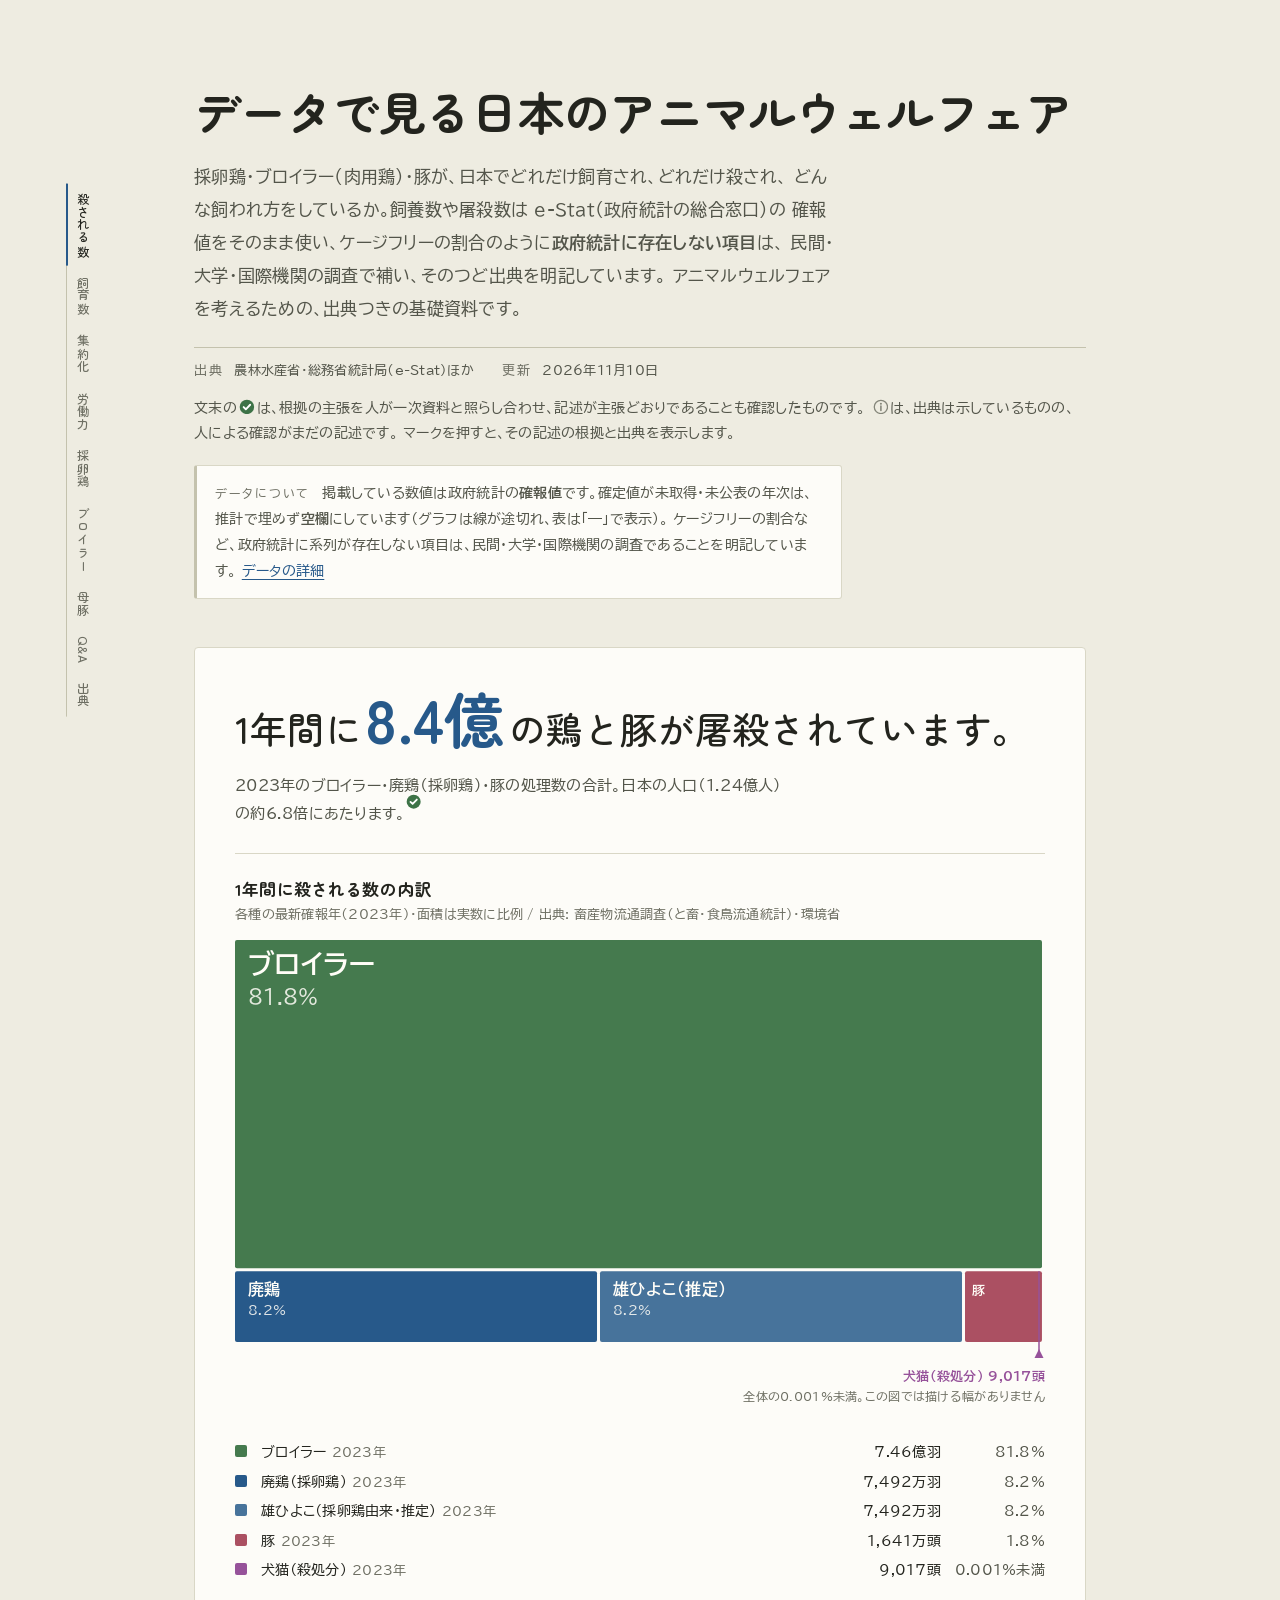
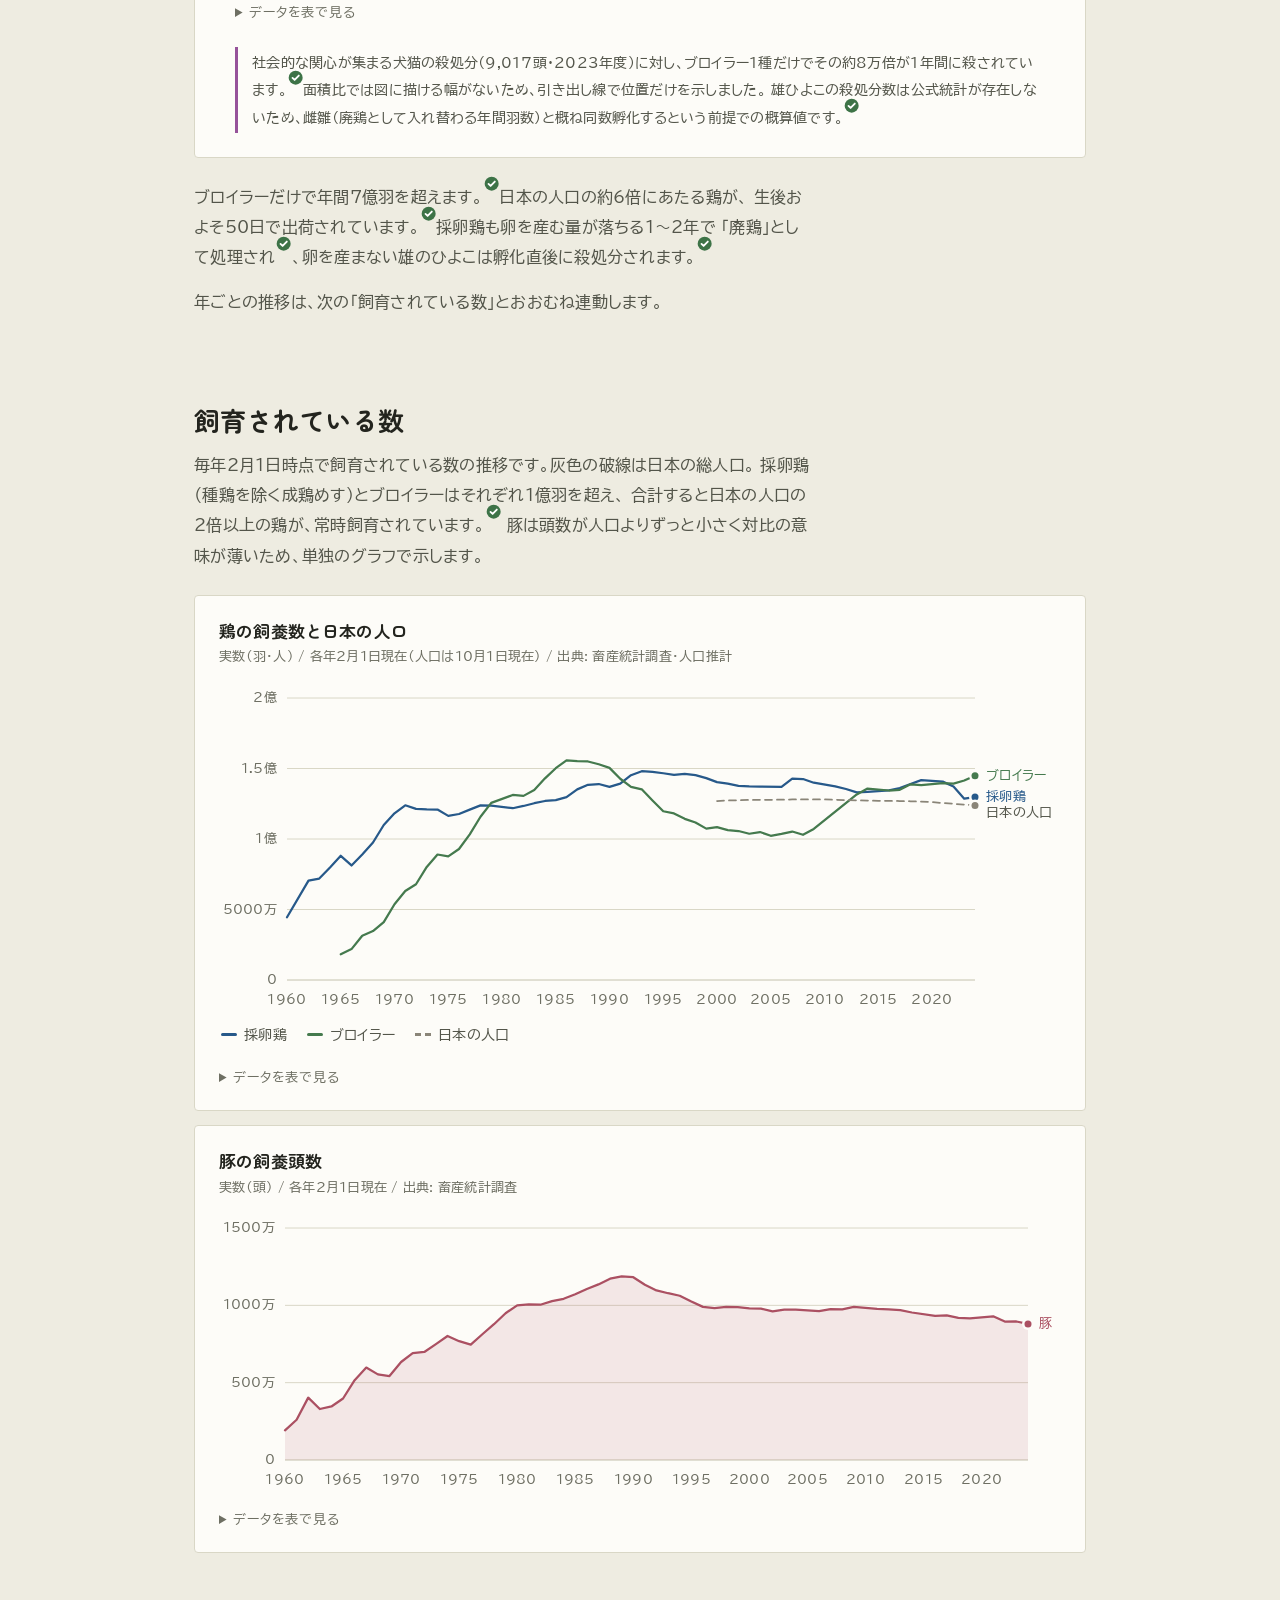
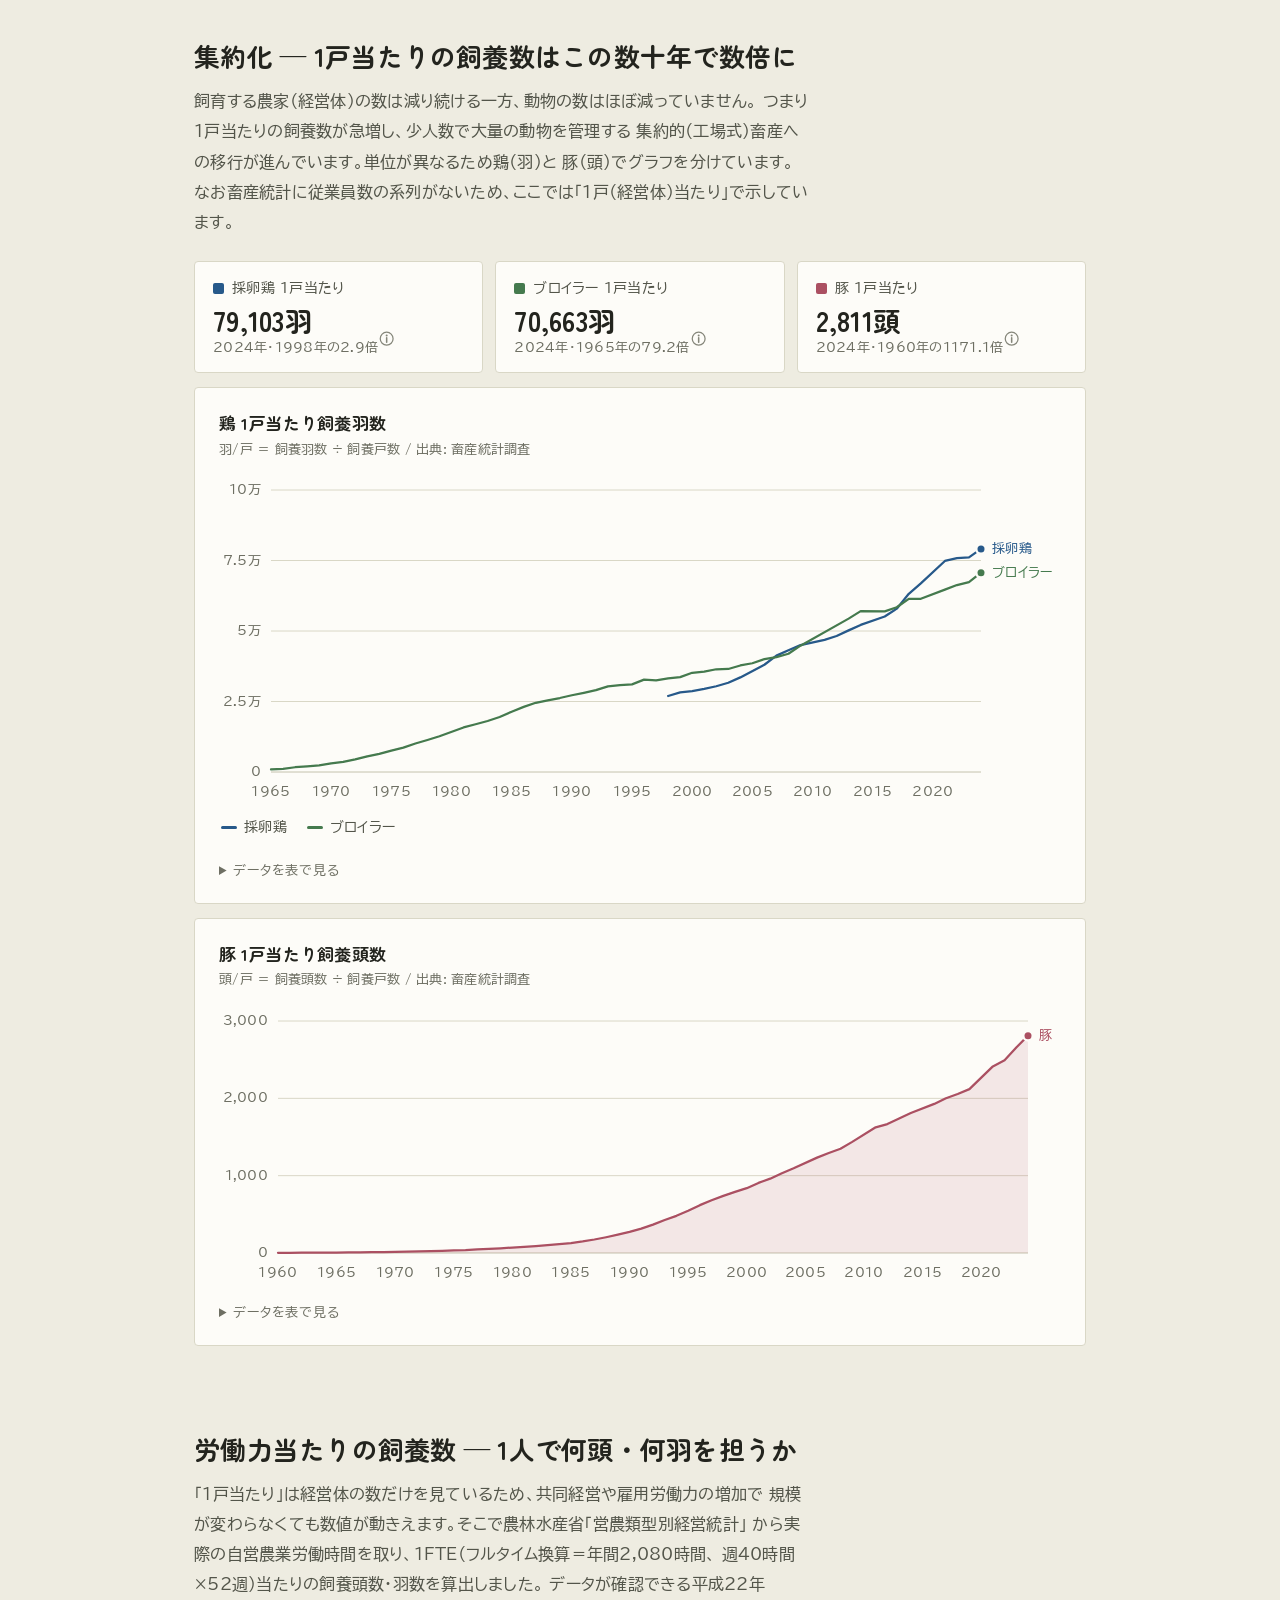
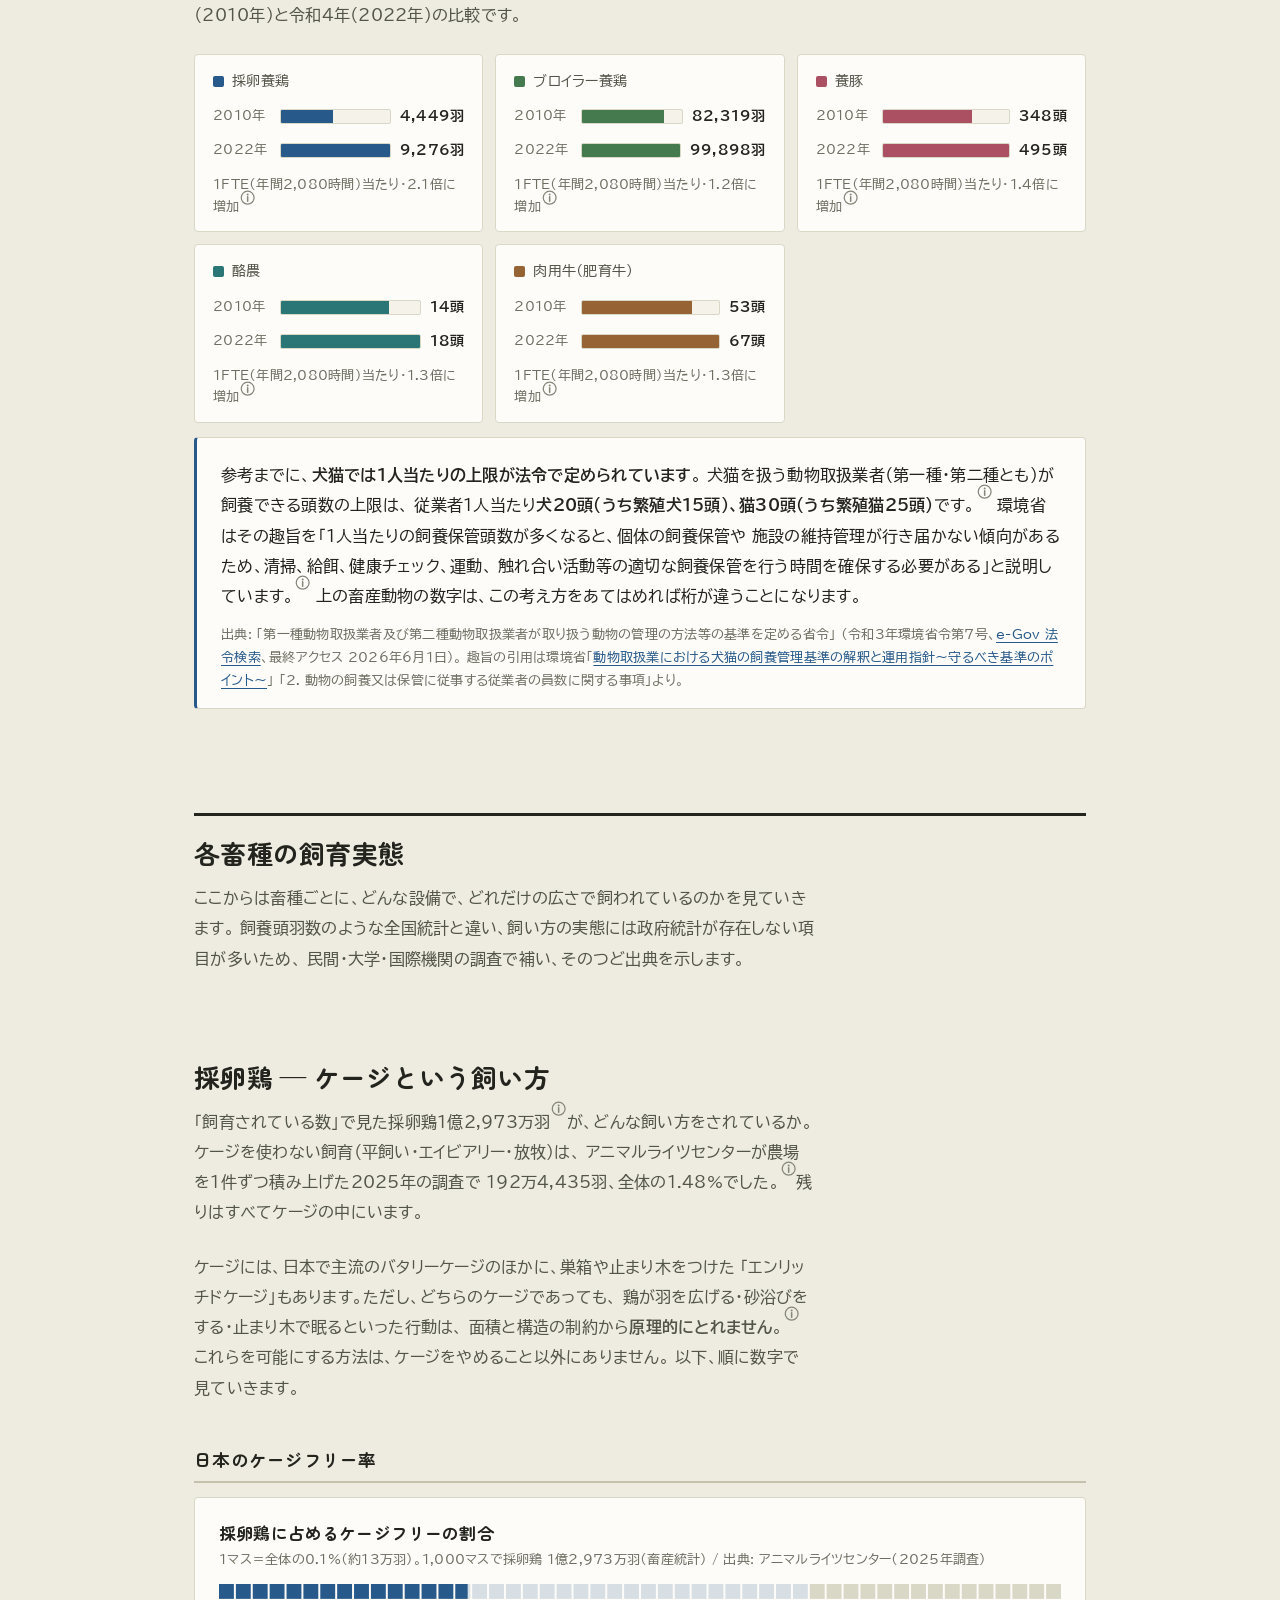
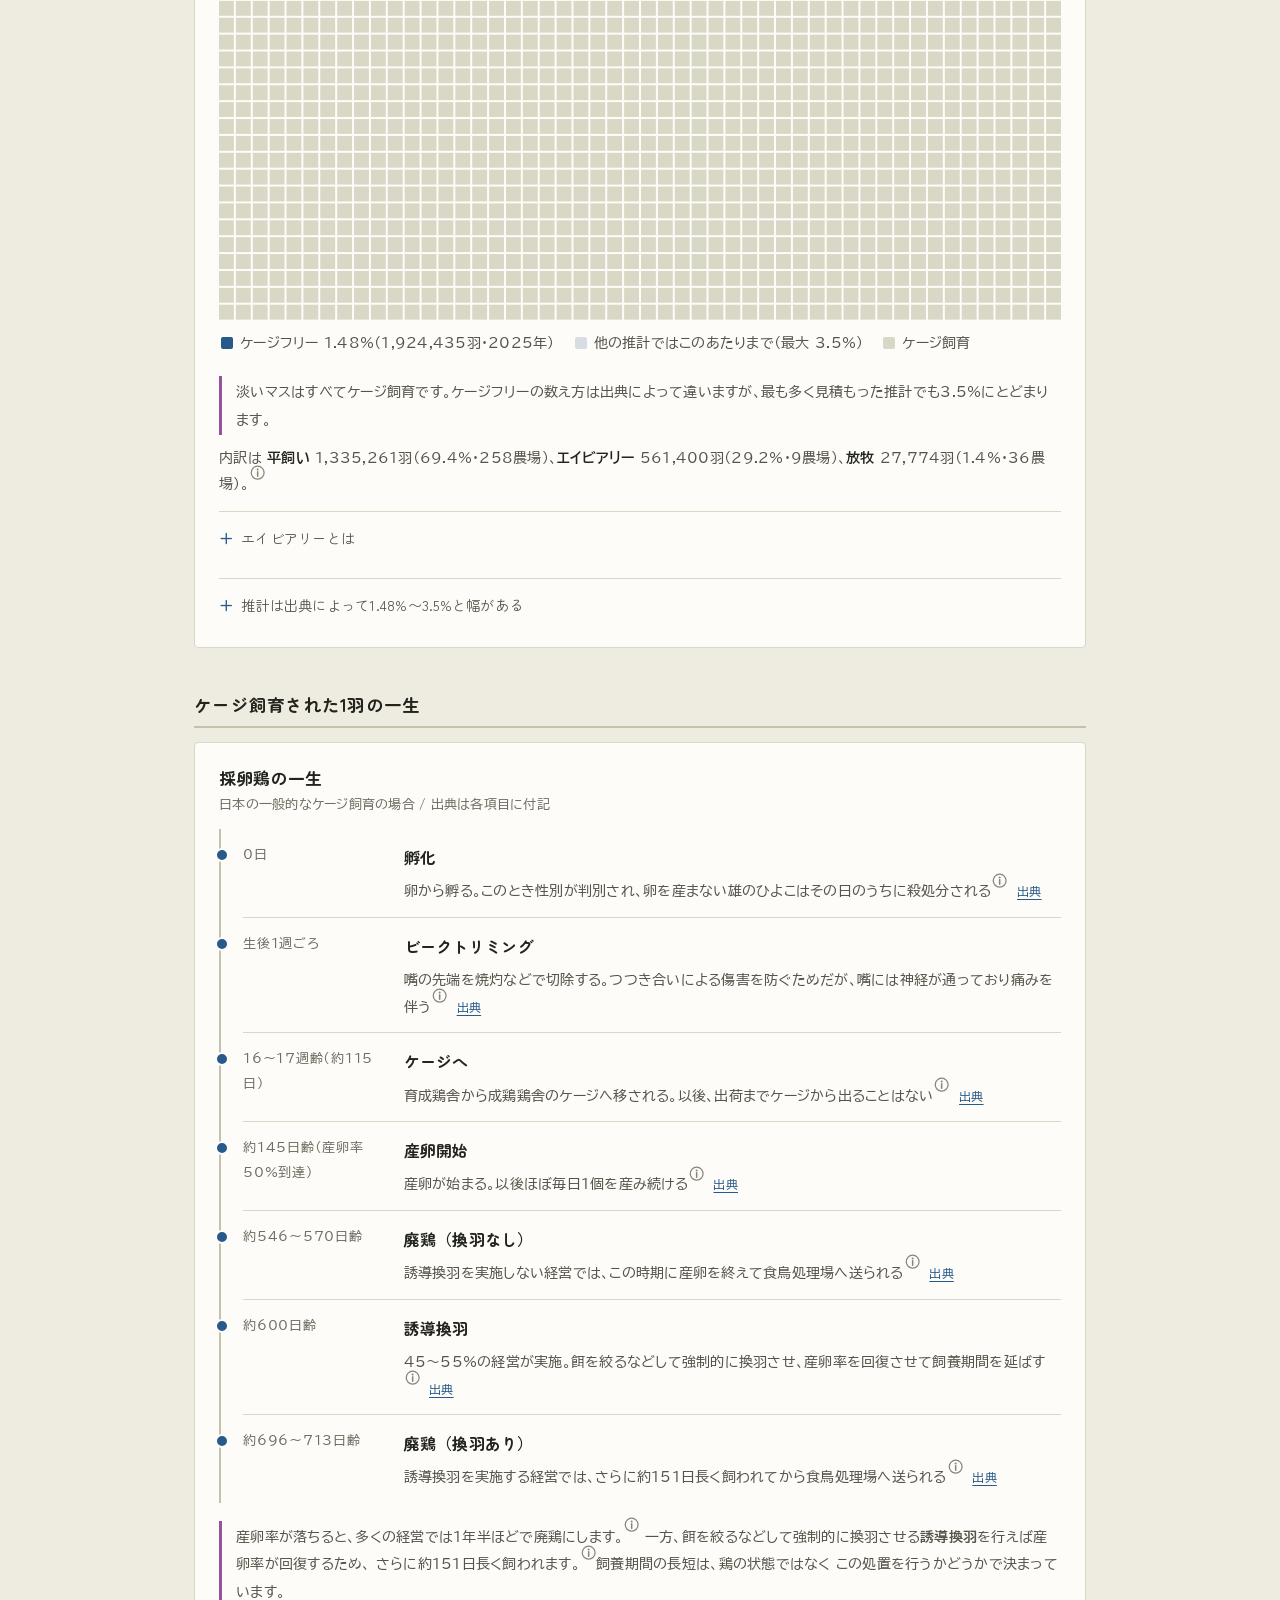
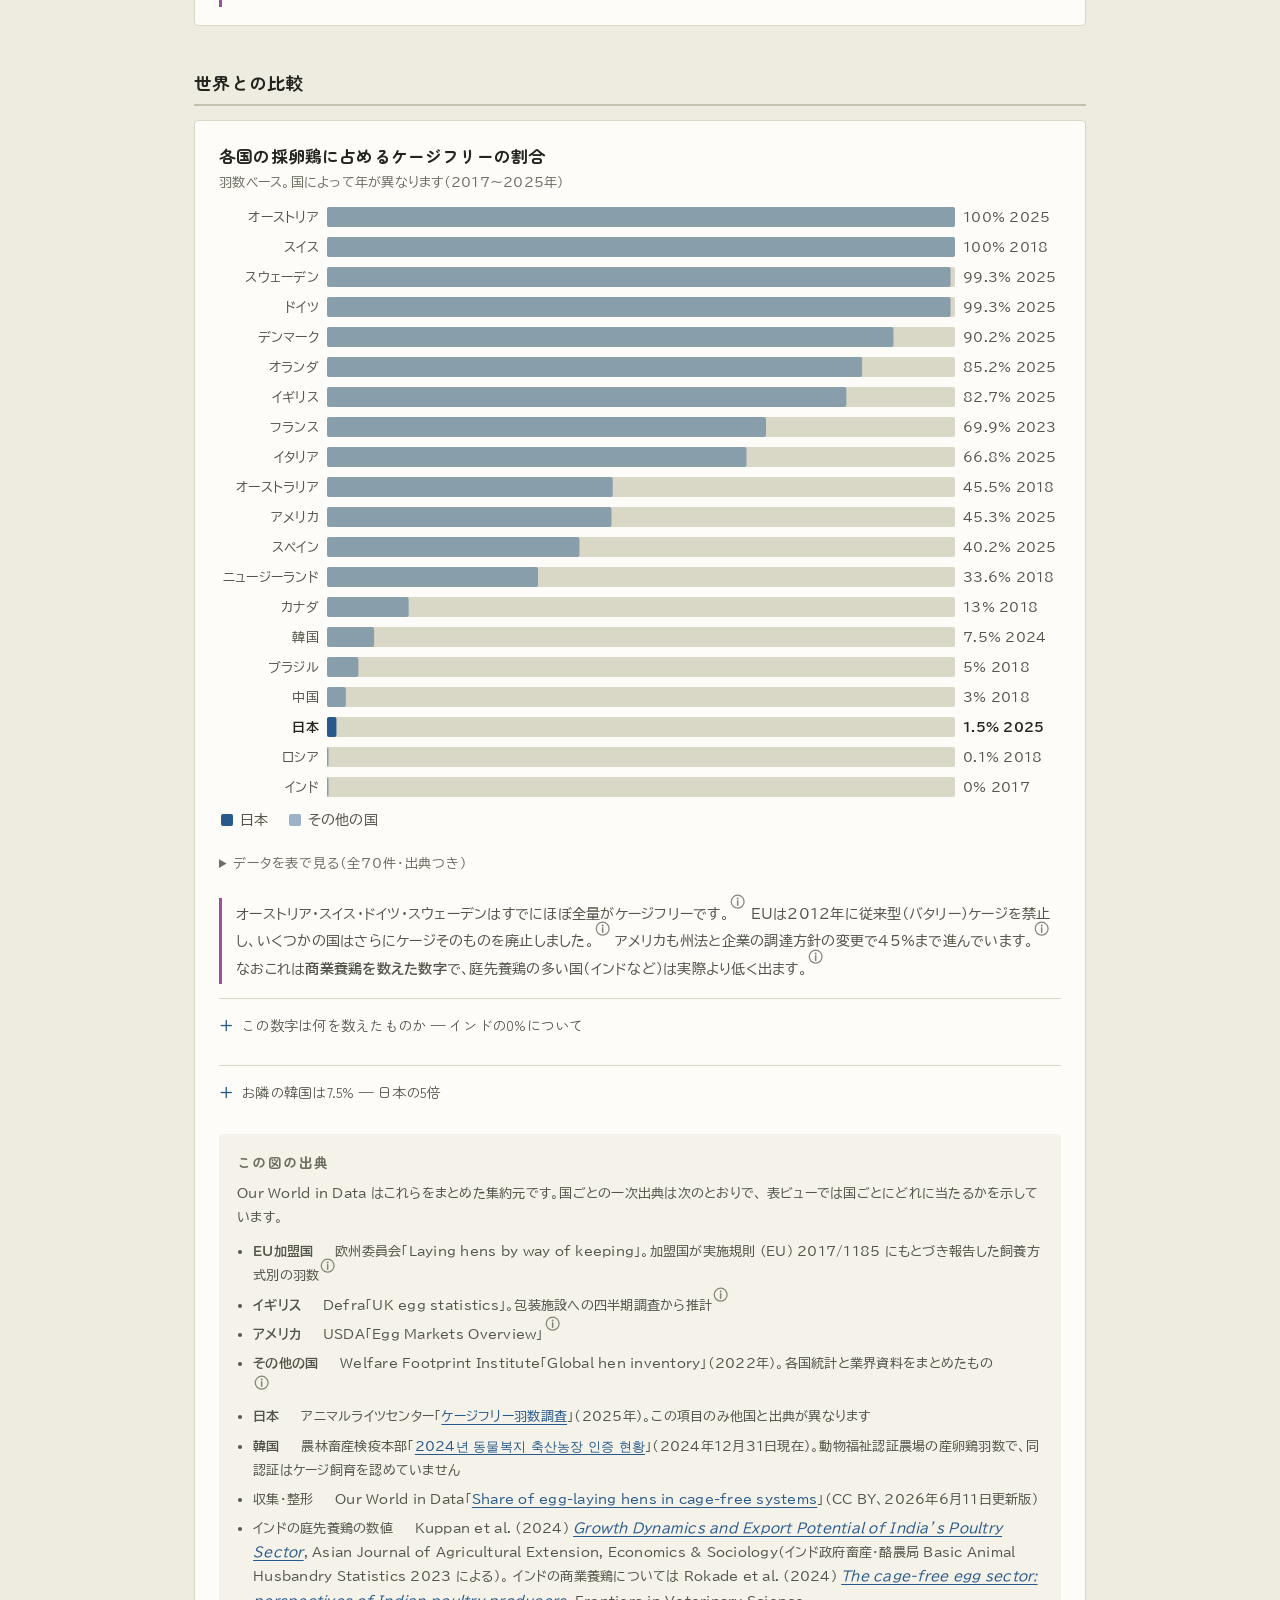
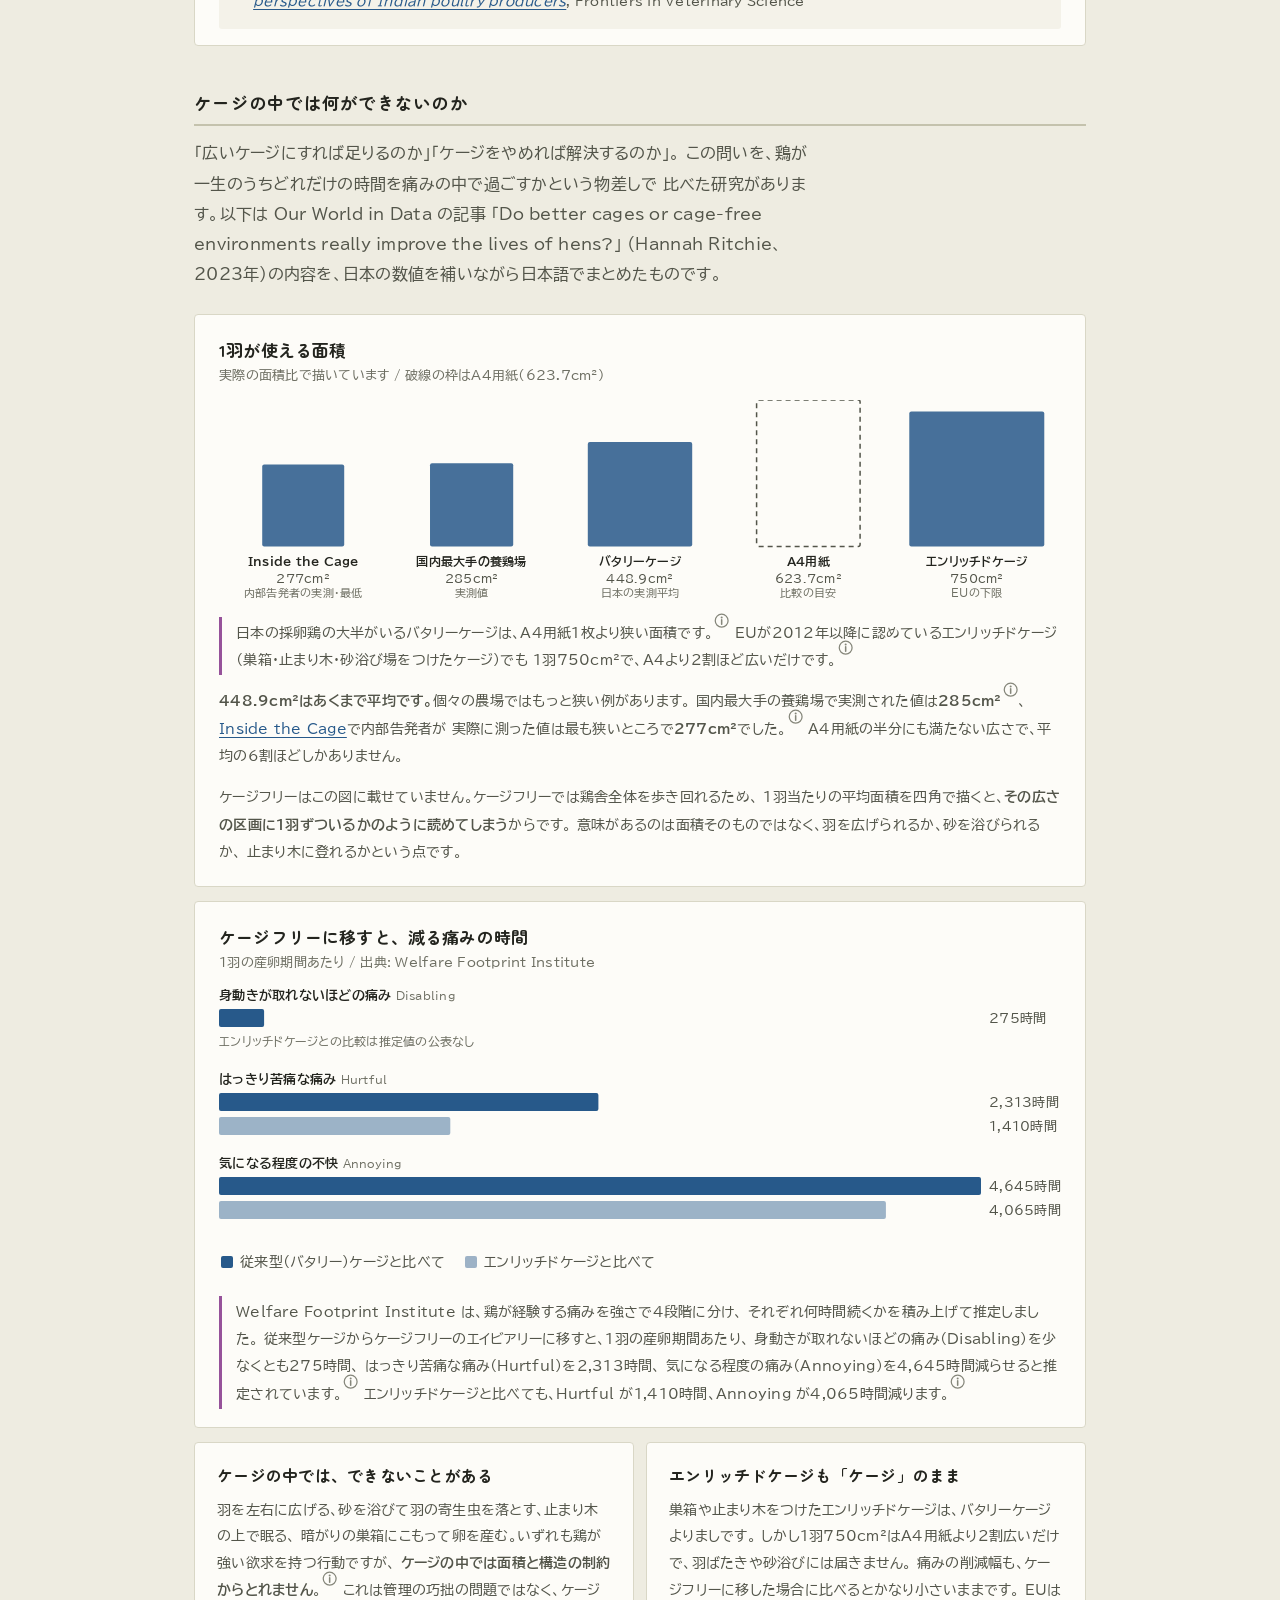
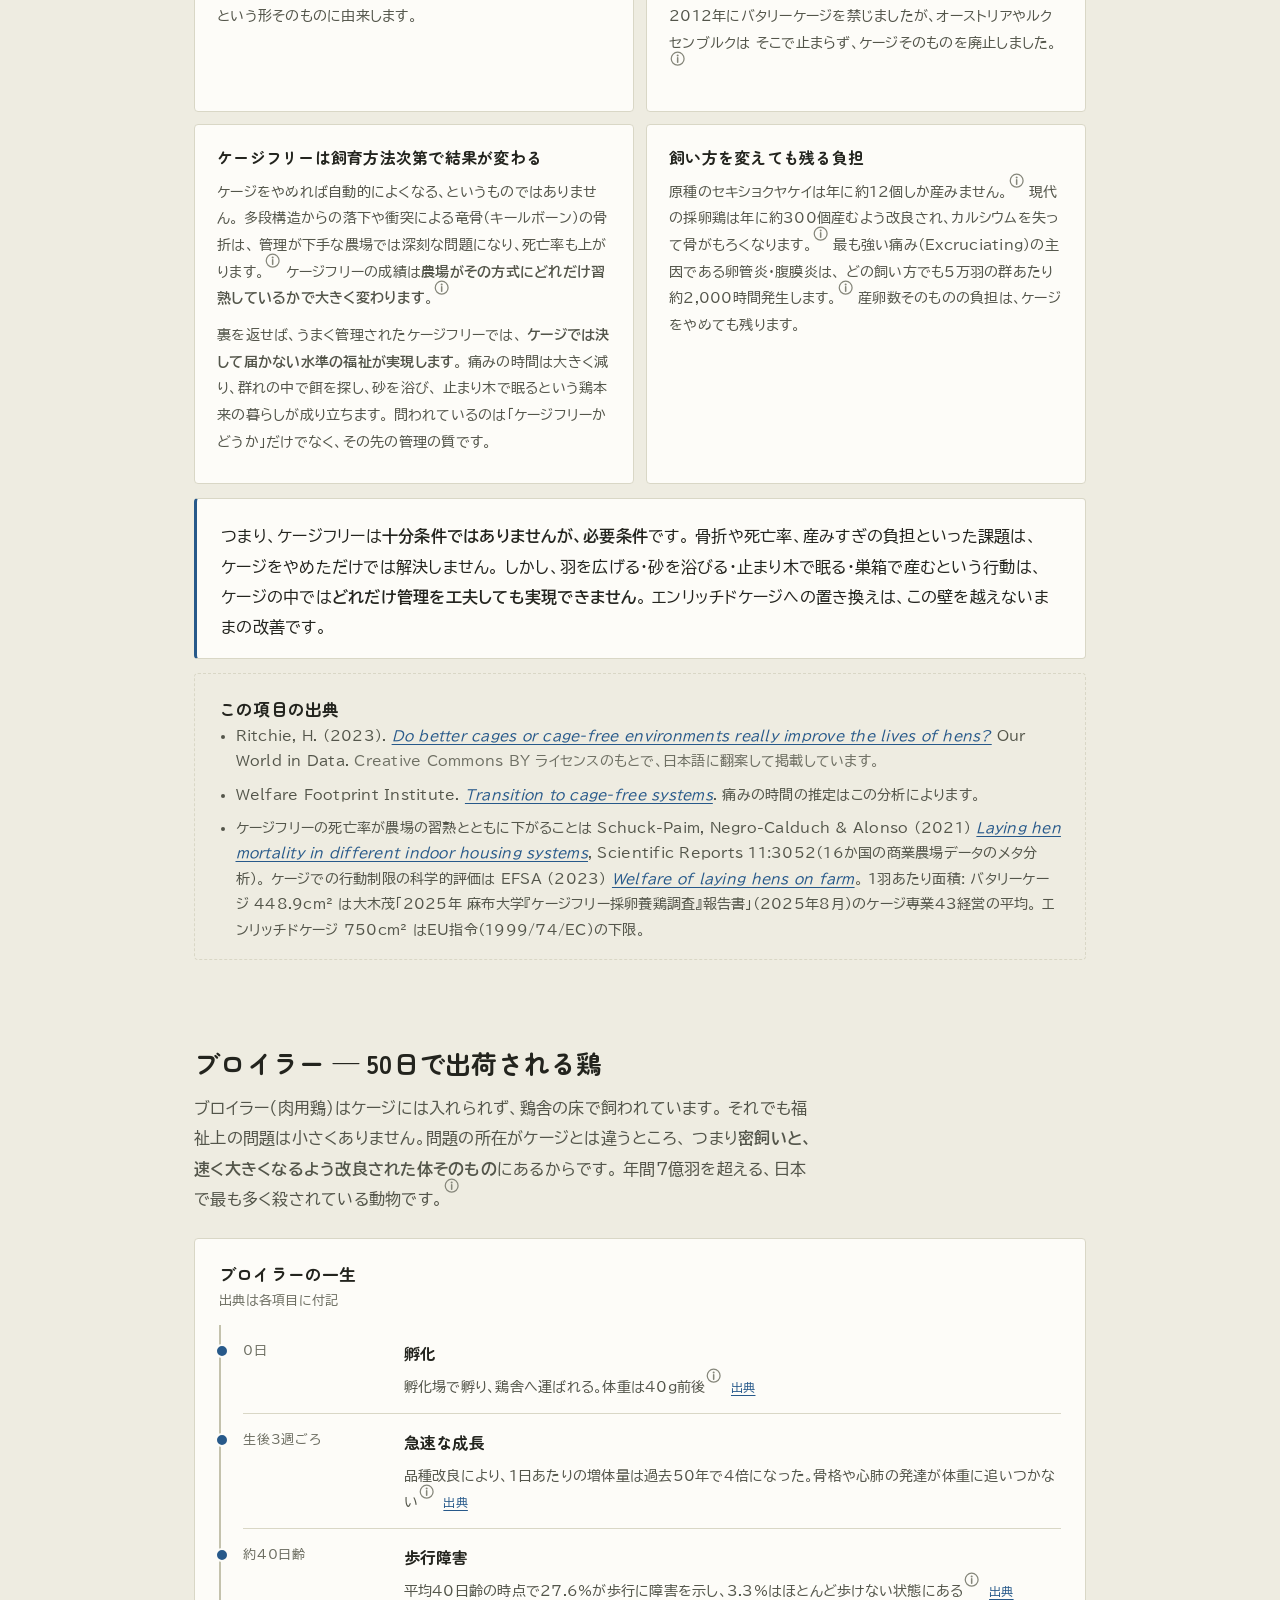
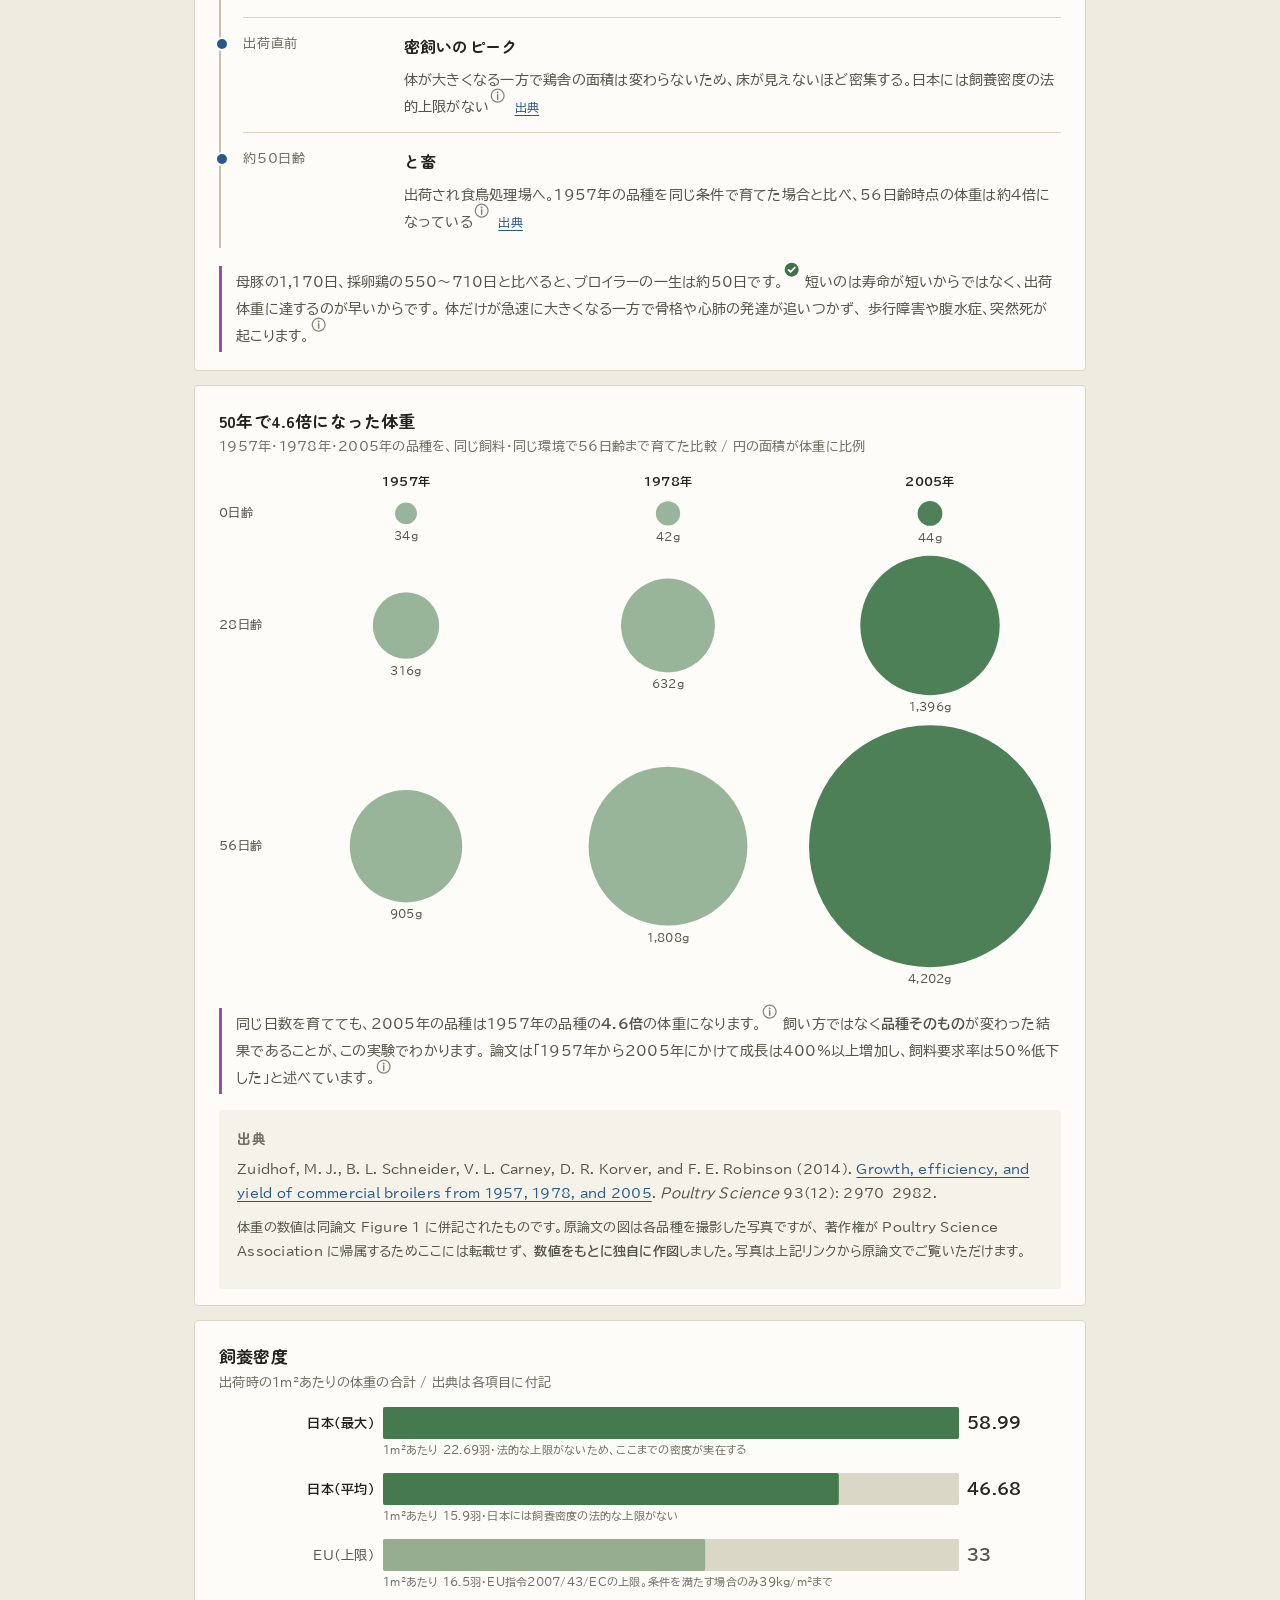
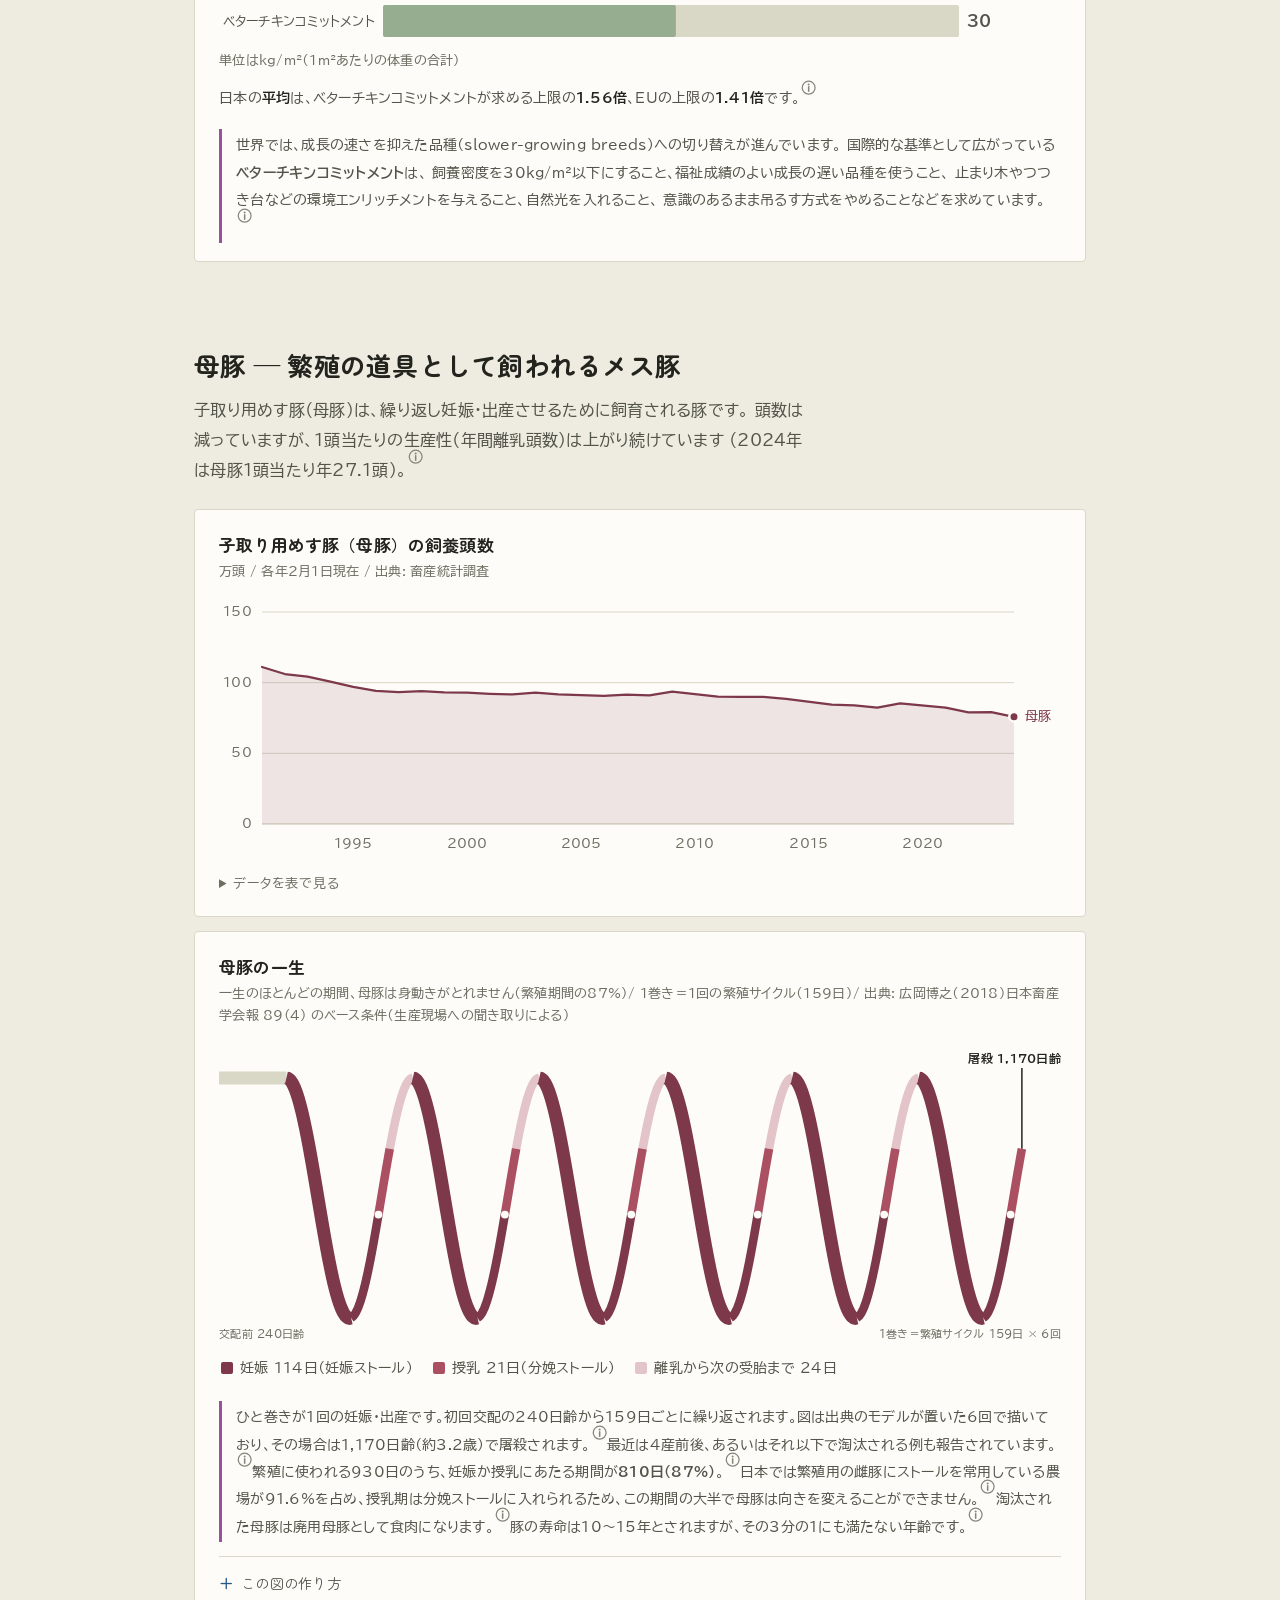
<file: docs/index.html>
<!DOCTYPE html>
<html lang="ja">
<head>
<meta charset="utf-8">
<meta name="viewport" content="width=device-width, initial-scale=1">
<meta name="color-scheme" content="light">
<title>データで見る日本のアニマルウェルフェア</title>
<meta name="description" content="採卵鶏・ブロイラー・豚（母豚）の飼養数、年間の屠殺数、ケージフリーの割合、1戸当たり飼養数の推移を、日本の人口と対比して可視化。出典は農林水産省・総務省の政府統計（e-Stat）ほか。">
<link rel="preconnect" href="https://fonts.googleapis.com">
<link rel="preconnect" href="https://fonts.gstatic.com" crossorigin>
<link rel="stylesheet" href="https://fonts.googleapis.com/css2?family=BIZ+UDPGothic:wght@400;700&amp;family=Zen+Maru+Gothic:wght@500;700&amp;display=swap">
<link rel="stylesheet" href="style.css">
<link rel="icon" href="data:image/svg+xml,&lt;svg xmlns='http://www.w3.org/2000/svg' viewBox='0 0 100 100'&gt;&lt;text y='.9em' font-size='90'&gt;🐷&lt;/text&gt;&lt;/svg&gt;">
</head>
<body>

<a class="skip" href="#killed">本文へ移動</a>

<!-- 本の「柱（ランニングヘッド）」を画面端に置いた索引。縦組み。 -->
<nav class="rail" id="rail" aria-label="ページ内の見出し">
  <a href="#killed">殺される数</a>
  <a href="#inventory">飼育数</a>
  <a href="#concentration">集約化</a>
  <a href="#labor">労働力</a>
  <a href="#cagefree">採卵鶏</a>
  <a href="#broiler">ブロイラー</a>
  <a href="#sows">母豚</a>
  <a href="#faq">Q&amp;A</a>
  <a href="#sources">出典</a>
</nav>

<header class="masthead">
  <h1>データで見る日本のアニマルウェルフェア</h1>
  <p class="lede">
    採卵鶏・ブロイラー（肉用鶏）・豚が、日本でどれだけ飼育され、どれだけ殺され、
    どんな飼われ方をしているか。飼養数や屠殺数は e-Stat（政府統計の総合窓口）の
    確報値をそのまま使い、ケージフリーの割合のように<strong>政府統計に存在しない項目</strong>は、
    民間・大学・国際機関の調査で補い、そのつど出典を明記しています。
    アニマルウェルフェアを考えるための、出典つきの基礎資料です。
  </p>
  <dl class="stamp">
    <div><dt>出典</dt><dd>農林水産省・総務省統計局（e-Stat）ほか</dd></div>
    <div><dt>更新</dt><dd id="meta-updated">—</dd></div>
  </dl>
  <p class="fc-legend">
    文末の<span class="fc-icon fc--ok" role="img" aria-label="緑のチェック"><svg viewBox="0 0 16 16" aria-hidden="true" focusable="false"><circle cx="8" cy="8" r="7.3"/><path d="M4.7 8.2l2.2 2.2 4.4-4.6"/></svg></span>は、根拠の主張を人が一次資料と照らし合わせ、記述が主張どおりであることも確認したものです。
    <span class="fc-icon fc--wait" role="img" aria-label="灰色のi"><svg viewBox="0 0 16 16" aria-hidden="true" focusable="false"><circle cx="8" cy="8" r="6.7"/><circle class="dot" cx="8" cy="4.8" r="1.05"/><path d="M8 7.1v4.6"/></svg></span>は、出典は示しているものの、人による確認がまだの記述です。
    マークを押すと、その記述の根拠と出典を表示します。
  </p>
  <p class="notice" id="provisional-notice" hidden>
    <span class="notice-label">データについて</span>
    掲載している数値は政府統計の<strong>確報値</strong>です。確定値が未取得・未公表の年次は、
    推計で埋めず<strong>空欄</strong>にしています（グラフは線が途切れ、表は「—」で表示）。
    ケージフリーの割合など、政府統計に系列が存在しない項目は、民間・大学・国際機関の調査であることを明記しています。
    <a href="https://github.com/arc-facts/e-stat_animal-welfare/blob/HEAD/data/README.md">データの詳細</a>
  </p>
</header>

<main>
  <section class="section section--lead" id="killed">
    <div class="sheet sheet--thesis">
      <h2 class="thesis" id="hero-figure">読み込み中…</h2>
      <p class="thesis-note" id="hero-caption"></p>

      <hr class="hr">

      <h3>1年間に殺される数の内訳</h3>
      <p class="sub" id="species-sub">出典: 畜産物流通調査・環境省</p>
      <div class="waffle" id="chart-species"></div>
      <p class="species-note" id="species-note"></p>
    </div>

    <div class="prose">
      <p>
        ブロイラーだけで年間7億羽を超えます。<sup class="fc" data-claim="c102" data-st="d001"></sup>日本の人口の約6倍にあたる鶏が、
        生後およそ50日で出荷されています。<sup class="fc" data-claim="c107" data-st="d002"></sup>採卵鶏も卵を産む量が落ちる1〜2年で
        「廃鶏」として処理され<sup class="fc" data-claim="c108" data-st="d003"></sup>、卵を産まない雄のひよこは孵化直後に殺処分されます。<sup class="fc" data-claim="c104" data-st="d004"></sup>
      </p>
      <p>
        年ごとの推移は、次の「飼育されている数」とおおむね連動します。
      </p>
    </div>
  </section>

  <section class="section" id="inventory">
    <h2>飼育されている数</h2>
    <p class="desc">
      毎年2月1日時点で飼育されている数の推移です。灰色の破線は日本の総人口。
      採卵鶏（種鶏を除く成鶏めす）とブロイラーはそれぞれ1億羽を超え、
      合計すると日本の人口の2倍以上の鶏が、常時飼育されています。<sup class="fc" data-claim="c111" data-st="d005"></sup>
      豚は頭数が人口よりずっと小さく対比の意味が薄いため、単独のグラフで示します。
    </p>
    <div class="sheet">
      <h3>鶏の飼養数と日本の人口</h3>
      <p class="sub">実数（羽・人） / 各年2月1日現在（人口は10月1日現在） / 出典: 畜産統計調査・人口推計</p>
      <div class="chart" id="chart-inventory-birds"></div>
    </div>
    <div class="sheet">
      <h3>豚の飼養頭数</h3>
      <p class="sub">実数（頭） / 各年2月1日現在 / 出典: 畜産統計調査</p>
      <div class="chart" id="chart-inventory-pigs"></div>
    </div>
  </section>

  <section class="section" id="concentration">
    <h2>集約化 — 1戸当たりの飼養数はこの数十年で数倍に</h2>
    <p class="desc">
      飼育する農家（経営体）の数は減り続ける一方、動物の数はほぼ減っていません。
      つまり1戸当たりの飼養数が急増し、少人数で大量の動物を管理する
      集約的（工場式）畜産への移行が進んでいます。単位が異なるため鶏（羽）と
      豚（頭）でグラフを分けています。
      なお畜産統計に従業員数の系列がないため、ここでは「1戸（経営体）当たり」で示しています。
    </p>
    <div class="tiles" id="perfarm-tiles"></div>
    <div class="sheet">
      <h3>鶏 1戸当たり飼養羽数</h3>
      <p class="sub">羽/戸 ＝ 飼養羽数 ÷ 飼養戸数 / 出典: 畜産統計調査</p>
      <div class="chart" id="chart-perfarm-birds"></div>
    </div>
    <div class="sheet">
      <h3>豚 1戸当たり飼養頭数</h3>
      <p class="sub">頭/戸 ＝ 飼養頭数 ÷ 飼養戸数 / 出典: 畜産統計調査</p>
      <div class="chart" id="chart-perfarm-pigs"></div>
    </div>
  </section>

  <section class="section" id="labor">
    <h2>労働力当たりの飼養数 — 1人で何頭・何羽を担うか</h2>
    <p class="desc">
      「1戸当たり」は経営体の数だけを見ているため、共同経営や雇用労働力の増加で
      規模が変わらなくても数値が動きえます。そこで農林水産省「営農類型別経営統計」
      から実際の自営農業労働時間を取り、1FTE（フルタイム換算＝年間2,080時間、
      週40時間×52週）当たりの飼養頭数・羽数を算出しました。
      データが確認できる平成22年（2010年）と令和4年（2022年）の比較です。
    </p>
    <div class="tiles" id="fte-cards"></div>

    <div class="sheet sheet--conc">
      <p>
        参考までに、<strong>犬猫では1人当たりの上限が法令で定められています</strong>。
        犬猫を扱う動物取扱業者（第一種・第二種とも）が飼養できる頭数の上限は、
        従業者1人当たり<strong>犬20頭（うち繁殖犬15頭）、猫30頭（うち繁殖猫25頭）</strong>です。<sup class="fc" data-claim="c132" data-st="d006"></sup>
        環境省はその趣旨を「1人当たりの飼養保管頭数が多くなると、個体の飼養保管や
        施設の維持管理が行き届かない傾向があるため、清掃、給餌、健康チェック、運動、
        触れ合い活動等の適切な飼養保管を行う時間を確保する必要がある」と説明しています。<sup class="fc" data-claim="c133" data-st="d007"></sup>
        上の畜産動物の数字は、この考え方をあてはめれば桁が違うことになります。
      </p>
      <p class="fact-src">
        出典: 「第一種動物取扱業者及び第二種動物取扱業者が取り扱う動物の管理の方法等の基準を定める省令」
        （令和3年環境省令第7号、<a href="https://laws.e-gov.go.jp/law/503M60001000007">e-Gov 法令検索</a>、最終アクセス 2026年6月1日）。
        趣旨の引用は環境省「<a href="https://www.env.go.jp/nature/dobutsu/aigo/2_data/pamph/r0305a.html">動物取扱業における犬猫の飼養管理基準の解釈と運用指針〜守るべき基準のポイント〜</a>」
        「2. 動物の飼養又は保管に従事する従業者の員数に関する事項」より。
      </p>
    </div>
  </section>

  <section class="section part" id="species">
    <h2 class="part-title">各畜種の飼育実態</h2>
    <p class="desc">
      ここからは畜種ごとに、どんな設備で、どれだけの広さで飼われているのかを見ていきます。
      飼養頭羽数のような全国統計と違い、飼い方の実態には政府統計が存在しない項目が多いため、
      民間・大学・国際機関の調査で補い、そのつど出典を示します。
    </p>
  </section>

  <section class="section" id="cagefree">
    <h2>採卵鶏 — ケージという飼い方</h2>
    <p class="desc">
      「飼育されている数」で見た採卵鶏1億2,973万羽<sup class="fc" data-claim="c112" data-st="d008"></sup>が、どんな飼い方をされているか。
      ケージを使わない飼育（平飼い・エイビアリー・放牧）は、
      アニマルライツセンターが農場を1件ずつ積み上げた2025年の調査で
      192万4,435羽、全体の1.48%でした。<sup class="fc" data-claim="c201" data-st="d009"></sup>残りはすべてケージの中にいます。
    </p>
    <p class="desc">
      ケージには、日本で主流のバタリーケージのほかに、巣箱や止まり木をつけた
      「エンリッチドケージ」もあります。ただし、どちらのケージであっても、
      鶏が羽を広げる・砂浴びをする・止まり木で眠るといった行動は、
      面積と構造の制約から<strong>原理的にとれません</strong>。<sup class="fc" data-claim="c228" data-st="d010"></sup>
      これらを可能にする方法は、ケージをやめること以外にありません。
      以下、順に数字で見ていきます。
    </p>

    <h3 class="subhead">日本のケージフリー率</h3>
    <div class="sheet">
      <h3>採卵鶏に占めるケージフリーの割合</h3>
      <p class="sub" id="cagefree-sub">1マス＝全体の0.1%</p>
      <div class="unitgrid" id="chart-cagefree"></div>
      <p class="species-note" id="cagefree-note"></p>
      <p class="breakdown" id="cagefree-types"></p>

      <details class="info">
        <summary>エイビアリーとは</summary>
        <p>
          鶏舎の中に、止まり木・巣箱・給餌器を備えた棚を何段か設け、
          鶏がランプ（傾斜路）で自由に行き来できるようにしたケージフリーの方式です。
          ケージではないので、鶏は羽を広げる、砂浴びをする、止まり木で眠るといった
          本来の行動がとれます。ただし屋外に出られるとは限らず、
          屋外へのアクセスがあるものは「放牧（フリーレンジ）」として区別されます。
        </p>
        <p>
          多段構造のぶん単層の平飼いより多くの羽数を収容でき、
          大規模なケージフリー生産の中心的な方式とされています。
          一方で、段差からの落下や衝突による竜骨（キールボーン）の骨折が
          最大の課題として指摘されています。<sup class="fc" data-claim="c223" data-st="d011"></sup>
        </p>
      </details>

      <details class="info">
        <summary>推計は出典によって1.48%〜3.5%と幅がある</summary>
        <p>
          政府統計にケージフリーの系列がないため、確定値が存在しません。
          麻布大学の大木茂教授は報告書の冒頭で
          「基本的数値に関し、専門家間で評価が定まっていないことは、大きな問題である」
          と指摘しています。<sup class="fc" data-claim="" data-st="d012"></sup>
        </p>
        <div id="cagefree-estimates"></div>
        <p>
          このサイトでは、農場を1件ずつ積み上げて数えたアニマルライツセンターの調査を主に据えました。
          同調査は、ケージフリーの鶏群があると分かっていながら連絡がつかず確認できなかった農場が
          31件あるため、1.48%は<strong>最低値</strong>だとしています。<sup class="fc" data-claim="c202" data-st="d013"></sup>
          なお同調査では、各農場が増やす予定と回答した33万295羽を含めると1.74%になります。<sup class="fc" data-claim="c203" data-st="d014"></sup>
        </p>
      </details>
    </div>

    <h3 class="subhead">ケージ飼育された1羽の一生</h3>
    <div class="sheet">
      <h3>採卵鶏の一生</h3>
      <p class="sub">日本の一般的なケージ飼育の場合 / 出典は各項目に付記</p>
      <div class="timeline" id="chart-hen-life"></div>
      <p class="species-note">
        産卵率が落ちると、多くの経営では1年半ほどで廃鶏にします。<sup class="fc" data-claim="c235" data-st="d015"></sup>
        一方、餌を絞るなどして強制的に換羽させる<strong>誘導換羽</strong>を行えば産卵率が回復するため、
        さらに約151日長く飼われます。<sup class="fc" data-claim="c234 c236" data-st="d016"></sup>飼養期間の長短は、鶏の状態ではなく
        この処置を行うかどうかで決まっています。
      </p>
    </div>

    <h3 class="subhead">世界との比較</h3>
    <div class="sheet">
      <h3>各国の採卵鶏に占めるケージフリーの割合</h3>
      <p class="sub" id="cfworld-sub">羽数ベースのケージフリー割合</p>
      <div class="chart" id="chart-cagefree-world"></div>
      <p class="species-note">
        オーストリア・スイス・ドイツ・スウェーデンはすでにほぼ全量がケージフリーです。<sup class="fc" data-claim="c208" data-st="d017"></sup>
        EUは2012年に従来型（バタリー）ケージを禁止し、いくつかの国はさらにケージそのものを廃止しました。<sup class="fc" data-claim="c222" data-st="d018"></sup>
        アメリカも州法と企業の調達方針の変更で45%まで進んでいます。<sup class="fc" data-claim="c210 c249" data-st="d019"></sup>
        なおこれは<strong>商業養鶏を数えた数字</strong>で、庭先養鶏の多い国（インドなど）は実際より低く出ます。<sup class="fc" data-claim="c212b" data-st="d020"></sup>
      </p>

      <details class="info">
        <summary>この数字は何を数えたものか — インドの0%について</summary>
        <p>
          このデータが数えているのは、<strong>商業的な採卵養鶏場で飼われている鶏</strong>です。<sup class="fc" data-claim="c212b" data-st="d021"></sup>
          自家消費や近所へのおすそ分けが中心の庭先養鶏（バックヤード）は、
          実質的にケージフリーであっても集計に入っていません。
        </p>
        <p>
          そのため、庭先養鶏の比重が大きい国では実際より低く出ます。
          インドが0%と表示されるのは、商業養鶏場のほとんどがバタリーケージだという意味であって、
          <strong>インドにケージフリーの鶏がいないという意味ではありません</strong>。
          インドの2022〜23年度の鶏卵生産1,383.8億個のうち、
          <strong>202.0億個（14.6%）は庭先養鶏</strong>によるものです。<sup class="fc" data-claim="c212" data-st="d022"></sup>
          庭先養鶏は1羽当たりの産卵数が商業鶏よりずっと少ないため、
          羽数で見た割合は、この14.6%よりさらに大きくなります。
        </p>
        <p>
          また、EU加盟国・イギリス・アメリカ以外の値は参照年が2013〜2018年と古く、
          その後の変化が反映されていません。<sup class="fc" data-claim="c211" data-st="d023"></sup>日本を含め、国どうしを比べるときは年の違いに注意してください。
        </p>
      </details>

      <details class="info">
        <summary>お隣の韓国は7.5% — 日本の5倍</summary>
        <p>
          韓国の値は政府統計です。農林畜産検疫本部が毎年公表する動物福祉畜産農場の認証状況で、
          2024年末時点の認証産卵鶏は<strong>5,797千羽、国内の全産卵鶏の7.5%</strong>とされています
          （2022年末は4,519千羽・6.1%）。<sup class="fc" data-claim="c261" data-st="d024"></sup>
        </p>
        <p>
          韓国の動物福祉畜産農場認証は、<strong>産卵鶏を閉鎖型ケージに入れたまま飼うことを認めていません</strong>
          （多段式のエイビアリーは認められます。ワクチン接種など獣医学的な措置のための一時的な収容は例外です）。
          飼育密度は床面積1m²当たり成鶏9羽以下と定められています。<sup class="fc" data-claim="c262" data-st="d025"></sup>
          したがって認証された羽数は、そのままケージフリーの羽数として読めます。
        </p>
        <p>
          ただしこれは<strong>認証を受けた農場だけの数字で、実際のケージフリー率の下限</strong>です。
          認証を取っていないケージフリー農場の分は入っていません。
          それでも日本のケージフリー率（アニマルライツセンターの調査で1.48%）の5倍にあたります。
        </p>
        <p>
          韓国では<strong>2018年8月23日</strong>から、卵の殻に飼育環境を示す番号を
          印字することが義務づけられています（2019年2月23日からは産卵日も）。<sup class="fc" data-claim="c264" data-st="d026"></sup>
          1が放し飼い、2が鶏舎内の平飼い、3が改善型ケージ、4が従来型ケージです。
          動物福祉認証を取得しうるのは1・2の飼い方ですが、1・2であれば自動的に
          認証されるわけではなく、別途認証基準を満たす必要があります。
          消費者が買う前に飼い方を確認できる仕組みで、日本にはこれに当たる表示制度がありません。<sup class="fc" data-claim="" data-st="d027"></sup>
        </p>
      </details>


      <div class="srcbox">
        <h4>この図の出典</h4>
        <p class="srcbox-lead">
          Our World in Data はこれらをまとめた集約元です。国ごとの一次出典は次のとおりで、
          表ビューでは国ごとにどれに当たるかを示しています。
        </p>
        <ul>
          <li><strong>EU加盟国</strong> — 欧州委員会「Laying hens by way of keeping」。加盟国が実施規則 (EU) 2017/1185 にもとづき報告した飼養方式別の羽数<sup class="fc" data-claim="c208" data-st="d028"></sup></li>
          <li><strong>イギリス</strong> — Defra「UK egg statistics」。包装施設への四半期調査から推計<sup class="fc" data-claim="c209" data-st="d029"></sup></li>
          <li><strong>アメリカ</strong> — USDA「Egg Markets Overview」<sup class="fc" data-claim="c210" data-st="d030"></sup></li>
          <li><strong>その他の国</strong> — Welfare Footprint Institute「Global hen inventory」（2022年）。各国統計と業界資料をまとめたもの</li><sup class="fc" data-claim="c211" data-st="d031"></sup>
          <li><strong>日本</strong> — アニマルライツセンター「<a href="https://arcj.org/issues/farm-animals/layer-chicken/cagefreesurvey2025/">ケージフリー羽数調査</a>」（2025年）。この項目のみ他国と出典が異なります</li>
          <li><strong>韓国</strong> — 農林畜産検疫本部「<a href="https://www.apqa.go.kr/viewwebQiaCom.do?id=66055&amp;type=7_depart">2024년 동물복지 축산농장 인증 현황</a>」（2024年12月31日現在）。動物福祉認証農場の産卵鶏羽数で、同認証はケージ飼育を認めていません</li>
          <li>収集・整形 — Our World in Data「<a href="https://ourworldindata.org/grapher/eggs-cage-free">Share of egg-laying hens in cage-free systems</a>」（CC BY、2026年6月11日更新版）</li>
          <li>インドの庭先養鶏の数値 — Kuppan et al. (2024)
            <a href="https://ageconsearch.umn.edu/record/368028/files/Kuppan4262024AJAEES119459.pdf#page=2"><em>Growth Dynamics and Export Potential of India’s Poultry Sector</em></a>,
            Asian Journal of Agricultural Extension, Economics &amp; Sociology（インド政府畜産・酪農局 Basic Animal Husbandry Statistics 2023 による）。
            インドの商業養鶏については Rokade et al. (2024)
            <a href="https://www.frontiersin.org/journals/veterinary-science/articles/10.3389/fvets.2024.1442580/full"><em>The cage-free egg sector: perspectives of Indian poultry producers</em></a>,
            Frontiers in Veterinary Science</li>
        </ul>
      </div>
    </div>

    <!-- ============================================================
         アジア各国のケージフリー率（GCAW）— 2026年8月、表示を停止

         停止の理由: 分母が何かを出典が示しておらず（表の見出しは
         「% of cage-free production」だが定義がない）、値の出どころも
         上の「世界との比較」と同じ Welfare Footprint Project の集計で、
         独立した裏づけになっていない。それでいて値は食い違う
         （日本 8%/5.4%、中国 10%/3%、インド 20%/0%）。
         注記を尽くしても読者を混乱させると判断した。

         再開するときはこのコメントを外すだけでよい。データ
         (data/cagefree_asia.csv)・描画 (renderCagefreeAsia)・
         主張台帳 (c251, c252) はいずれも残してある。
         描画関数は #cagefree-asia が無ければ何もしない。
         ============================================================
    <div class="sheet">
      <h3>アジア各国のケージフリー率</h3>
      <p class="sub">出典: Global Coalition for Animal Welfare（2023年12月公表、2022年の値）</p>
      <div class="chart" id="cagefree-asia"></div>
      <p class="species-note">
        アジアはどの国も低い水準にとどまっています。ベトナムとロシアは0%。
        比較的高いインド20%も、その多くは商業養鶏ではなく庭先養鶏によるものと考えられます。
        なお<strong>韓国については、この図の5%より確かな数字が政府統計から得られます</strong>。
        上の「世界との比較」に載せた7.5%（2024年末）がそれで、根拠は次の注のとおりです。
      </p>
      <p class="species-note species-note--plain">
        <strong>何を分母にした割合なのかは、出典に書かれていません。</strong>
        GCAWの表の見出しは「% of cage-free production」ですが、羽数・生産量・戸数のどれを指すのかの
        定義はなく、国ごとの一次資料も示されていません。数値の出どころは同資料の脚注で
        「主にWelfare Footprint Project（Center for Welfare Metrics）から取得」とされており、
        これは上の「世界との比較」の集計元と同じ団体です。つまり2つの図は独立した裏づけではなく、
        同じ集計の別バージョンにあたります。
      </p>

      <details class="info">
        <summary>この数字は慎重に読む必要があります — 日本の値が国内調査と食い違う</summary>
        <p>
          この出典は<strong>日本を8%</strong>としています。しかし国内の調査では、
          アニマルライツセンターが農場を積み上げて数えた値が<strong>1.48%</strong>、
          麻布大学のアンケート回答内の比率が3.17%、WEOが3.5%です。
          いずれとも大きく食い違い、最も高い国内の推計と比べても2倍以上あります。
        </p>
        <p>
          同じ集計元をもとにした「世界との比較」の図とも食い違います。日本は5.4%（2018年参照）に対し
          GCAWは8%、中国は3%に対し10%、インドは0%に対し20%です。一方トルコは両方とも12%で一致します。
          国ごとの一次資料が示されていないため、この差がデータの更新によるものか、
          数え方の違いによるものかを確かめる方法がありません。
        </p>
        <p>
          <strong>したがってこの図は、アジアのケージフリー率が総じて低いという大まかな傾向を示すものとして
          読んでください。</strong>個々の国の数値、とくに日本の8%を確定した値として扱うことはできません。
          日本については、農場を積み上げて数えた国内調査の1.48%のほうが根拠をたどれます。
          国内に複数の調査がある日本でこれだけずれる以上、他の国の数値にも
          同程度の不確かさがあるとみて読むべきです。
        </p>
        <p>
          それでも掲載しているのは、東アジア・東南アジアには羽数ベースの公的統計がほとんど存在せず、
          国際的な集計以外に比較の手がかりがないためです。おおよその水準感として読んでください。
        </p>
      </details>

      <div class="srcbox">
        <h4>この図の出典</h4>
        <ul>
          <li>Global Coalition for Animal Welfare.
            <a href="https://www.gc-animalwelfare.org/wp-content/uploads/2024/02/GCAW-Knowledge-Share-Cage-Free-Eggs-Global-Landscape-Review-Executive-Summary.pdf"><em>Cage Free Eggs: A Global Landscape Review</em></a>
            （2023年12月）の国別表「Country Analysis of Cage-Free Egg Production and Corporate
            Commitments」より。値の出どころは同表の脚注6「Figures mainly taken from
            Welfare Footprint Project, Center for Welfare Metrics」。
            フィリピンとパキスタンは同資料でも「データなし」とされています</li>
        </ul>
      </div>
    </div>
    -->

    <h3 class="subhead" id="welfare">ケージの中では何ができないのか</h3>
    <p class="desc">
      「広いケージにすれば足りるのか」「ケージをやめれば解決するのか」。
      この問いを、鶏が一生のうちどれだけの時間を痛みの中で過ごすかという物差しで
      比べた研究があります。以下は Our World in Data の記事
      「Do better cages or cage-free environments really improve the lives of hens?」
      （Hannah Ritchie、2023年）の内容を、日本の数値を補いながら日本語でまとめたものです。
    </p>

    <div class="sheet">
      <h3>1羽が使える面積</h3>
      <p class="sub">実際の面積比で描いています / 破線の枠はA4用紙（623.7cm²）</p>
      <div class="chart" id="chart-space"></div>
      <p class="species-note">
        日本の採卵鶏の大半がいるバタリーケージは、A4用紙1枚より狭い面積です。<sup class="fc" data-claim="c214 c215" data-st="d032"></sup>
        EUが2012年以降に認めているエンリッチドケージ（巣箱・止まり木・砂浴び場をつけたケージ）でも
        1羽750cm²で、A4より2割ほど広いだけです。<sup class="fc" data-claim="c215 c216" data-st="d033"></sup>
      </p>
      <p class="species-note species-note--plain">
        <strong>448.9cm²はあくまで平均です。</strong>個々の農場ではもっと狭い例があります。
        国内最大手の養鶏場で実測された値は<strong>285cm²</strong><sup class="fc" data-claim="c225" data-st="d034"></sup>、
        <a href="https://arcj.org/inside-the-cage/">Inside the Cage</a>で内部告発者が
        実際に測った値は最も狭いところで<strong>277cm²</strong>でした。<sup class="fc" data-claim="c224" data-st="d035"></sup>
        A4用紙の半分にも満たない広さで、平均の6割ほどしかありません。
      </p>
      <p class="species-note species-note--plain">
        ケージフリーはこの図に載せていません。ケージフリーでは鶏舎全体を歩き回れるため、
        1羽当たりの平均面積を四角で描くと、<strong>その広さの区画に1羽ずついるかのように読めてしまう</strong>からです。
        意味があるのは面積そのものではなく、羽を広げられるか、砂を浴びられるか、
        止まり木に登れるかという点です。
      </p>
    </div>

    <div class="sheet">
      <h3>ケージフリーに移すと、減る痛みの時間</h3>
      <p class="sub" id="pain-sub">1羽の産卵期間あたり / 出典: Welfare Footprint Institute</p>
      <div class="chart" id="chart-pain"></div>
      <p class="species-note">
        Welfare Footprint Institute は、鶏が経験する痛みを強さで4段階に分け、
        それぞれ何時間続くかを積み上げて推定しました。
        従来型ケージからケージフリーのエイビアリーに移すと、1羽の産卵期間あたり、
        身動きが取れないほどの痛み（Disabling）を少なくとも275時間、
        はっきり苦痛な痛み（Hurtful）を2,313時間、
        気になる程度の痛み（Annoying）を4,645時間減らせると推定されています。<sup class="fc" data-claim="c217" data-st="d036"></sup>
        エンリッチドケージと比べても、Hurtful が1,410時間、Annoying が4,065時間減ります。<sup class="fc" data-claim="c218" data-st="d037"></sup>
      </p>
    </div>

    <div class="grid-2">
      <div class="fact fact--key">
        <h3>ケージの中では、できないことがある</h3>
        <p>
          羽を左右に広げる、砂を浴びて羽の寄生虫を落とす、止まり木の上で眠る、
          暗がりの巣箱にこもって卵を産む。いずれも鶏が強い欲求を持つ行動ですが、
          <strong>ケージの中では面積と構造の制約からとれません</strong>。<sup class="fc" data-claim="c228" data-st="d038"></sup>
          これは管理の巧拙の問題ではなく、ケージという形そのものに由来します。
        </p>
      </div>
      <div class="fact">
        <h3>エンリッチドケージも「ケージ」のまま</h3>
        <p>
          巣箱や止まり木をつけたエンリッチドケージは、バタリーケージよりましです。
          しかし1羽750cm²はA4用紙より2割広いだけで、羽ばたきや砂浴びには届きません。
          痛みの削減幅も、ケージフリーに移した場合に比べるとかなり小さいままです。
          EUは2012年にバタリーケージを禁じましたが、オーストリアやルクセンブルクは
          そこで止まらず、ケージそのものを廃止しました。<sup class="fc" data-claim="c222" data-st="d039"></sup>
        </p>
      </div>
      <div class="fact">
        <h3>ケージフリーは飼育方法次第で結果が変わる</h3>
        <p>
          ケージをやめれば自動的によくなる、というものではありません。
          多段構造からの落下や衝突による竜骨（キールボーン）の骨折は、
          管理が下手な農場では深刻な問題になり、死亡率も上がります。<sup class="fc" data-claim="c223" data-st="d040"></sup>
          ケージフリーの成績は<strong>農場がその方式にどれだけ習熟しているかで大きく変わります</strong>。<sup class="fc" data-claim="c230" data-st="d041"></sup>
        </p>
        <p>
          裏を返せば、うまく管理されたケージフリーでは、
          <strong>ケージでは決して届かない水準の福祉が実現します</strong>。
          痛みの時間は大きく減り、群れの中で餌を探し、砂を浴び、
          止まり木で眠るという鶏本来の暮らしが成り立ちます。
          問われているのは「ケージフリーかどうか」だけでなく、その先の管理の質です。
        </p>
      </div>
      <div class="fact">
        <h3>飼い方を変えても残る負担</h3>
        <p>
          原種のセキショクヤケイは年に約12個しか産みません。<sup class="fc" data-claim="c221" data-st="d042"></sup>
          現代の採卵鶏は年に約300個産むよう改良され、カルシウムを失って骨がもろくなります。<sup class="fc" data-claim="c221 c229" data-st="d043"></sup>
          最も強い痛み（Excruciating）の主因である卵管炎・腹膜炎は、
          どの飼い方でも5万羽の群あたり約2,000時間発生します。<sup class="fc" data-claim="c220" data-st="d044"></sup>
          産卵数そのものの負担は、ケージをやめても残ります。
        </p>
      </div>
    </div>

    <div class="sheet sheet--conc">
      <p>
        つまり、ケージフリーは<strong>十分条件ではありませんが、必要条件</strong>です。
        骨折や死亡率、産みすぎの負担といった課題は、ケージをやめただけでは解決しません。
        しかし、羽を広げる・砂を浴びる・止まり木で眠る・巣箱で産むという行動は、
        ケージの中では<strong>どれだけ管理を工夫しても実現できません</strong>。
        エンリッチドケージへの置き換えは、この壁を越えないままの改善です。
      </p>
    </div>

    <div class="sheet sheet--cite">
      <h3>この項目の出典</h3>
      <ul class="cite-list">
        <li>
          Ritchie, H. (2023).
          <a href="https://ourworldindata.org/do-better-cages-or-cage-free-environments-really-improve-the-lives-of-hens"><em>Do better cages or cage-free environments really improve the lives of hens?</em></a>
          Our World in Data.
          <span class="cite-lic">Creative Commons BY ライセンスのもとで、日本語に翻案して掲載しています。</span>
        </li>
        <li>
          Welfare Footprint Institute.
          <a href="https://welfarefootprint.org/laying-hens/"><em>Transition to cage-free systems</em></a>.
          痛みの時間の推定はこの分析によります。
        </li>
        <li>
          ケージフリーの死亡率が農場の習熟とともに下がることは
          Schuck-Paim, Negro-Calduch &amp; Alonso (2021)
          <a href="https://doi.org/10.1038/s41598-021-81868-3"><em>Laying hen mortality in different indoor housing systems</em></a>,
          Scientific Reports 11:3052（16か国の商業農場データのメタ分析）。
          ケージでの行動制限の科学的評価は EFSA (2023)
          <a href="https://doi.org/10.2903/j.efsa.2023.7789"><em>Welfare of laying hens on farm</em></a>。
          1羽あたり面積: バタリーケージ 448.9cm² は大木茂「2025年 麻布大学『ケージフリー採卵養鶏調査』報告書」（2025年8月）のケージ専業43経営の平均。
          エンリッチドケージ 750cm² はEU指令（1999/74/EC）の下限。
        </li>
      </ul>
    </div>
  </section>

  <section class="section" id="broiler">
    <h2>ブロイラー — 50日で出荷される鶏</h2>
    <p class="desc">
      ブロイラー（肉用鶏）はケージには入れられず、鶏舎の床で飼われています。
      それでも福祉上の問題は小さくありません。問題の所在がケージとは違うところ、
      つまり<strong>密飼いと、速く大きくなるよう改良された体そのもの</strong>にあるからです。
      年間7億羽を超える、日本で最も多く殺されている動物です。<sup class="fc" data-claim="c102" data-st="d045"></sup>
    </p>

    <div class="sheet">
      <h3>ブロイラーの一生</h3>
      <p class="sub">出典は各項目に付記</p>
      <div class="timeline" id="chart-broiler-life"></div>
      <p class="species-note">
        母豚の1,170日、採卵鶏の550〜710日と比べると、ブロイラーの一生は約50日です。<sup class="fc" data-claim="c107" data-st="d046"></sup>
        短いのは寿命が短いからではなく、出荷体重に達するのが早いからです。
        体だけが急速に大きくなる一方で骨格や心肺の発達が追いつかず、
        歩行障害や腹水症、突然死が起こります。<sup class="fc" data-claim="c247" data-st="d047"></sup>
      </p>
    </div>

    <div class="sheet">
      <h3>50年で4.6倍になった体重</h3>
      <p class="sub">1957年・1978年・2005年の品種を、同じ飼料・同じ環境で56日齢まで育てた比較 / 円の面積が体重に比例</p>
      <div class="chart" id="chart-broiler-growth"></div>
      <p class="species-note">
        同じ日数を育てても、2005年の品種は1957年の品種の<strong>4.6倍</strong>の体重になります。<sup class="fc" data-claim="c245" data-st="d048"></sup>
        飼い方ではなく<strong>品種そのもの</strong>が変わった結果であることが、この実験でわかります。
        論文は「1957年から2005年にかけて成長は400%以上増加し、飼料要求率は50%低下した」と述べています。<sup class="fc" data-claim="c246" data-st="d049"></sup>
      </p>
      <div class="srcbox">
        <h4>出典</h4>
        <p class="srcbox-lead">
          Zuidhof, M. J., B. L. Schneider, V. L. Carney, D. R. Korver, and F. E. Robinson (2014).
          <a href="https://doi.org/10.3382/ps.2014-04291">Growth, efficiency, and yield of commercial broilers from 1957, 1978, and 2005</a>.
          <em>Poultry Science</em> 93(12): 2970–2982.
        </p>
        <p class="srcbox-lead">
          体重の数値は同論文 Figure 1 に併記されたものです。原論文の図は各品種を撮影した写真ですが、
          著作権が Poultry Science Association に帰属するためここには転載せず、
          <strong>数値をもとに独自に作図</strong>しました。写真は上記リンクから原論文でご覧いただけます。
        </p>
      </div>
    </div>

    <div class="sheet">
      <h3>飼養密度</h3>
      <p class="sub">出荷時の1m²あたりの体重の合計 / 出典は各項目に付記</p>
      <div class="chart" id="chart-broiler-density"></div>
      <p class="species-note">
        世界では、成長の速さを抑えた品種（slower-growing breeds）への切り替えが進んでいます。
        国際的な基準として広がっている<strong>ベターチキンコミットメント</strong>は、
        飼養密度を30kg/m²以下にすること、福祉成績のよい成長の遅い品種を使うこと、
        止まり木やつつき台などの環境エンリッチメントを与えること、自然光を入れること、
        意識のあるまま吊るす方式をやめることなどを求めています。<sup class="fc" data-claim="c405" data-st="d050"></sup>
      </p>
    </div>
  </section>

  <section class="section" id="sows">
    <h2>母豚 — 繁殖の道具として飼われるメス豚</h2>
    <p class="desc">
      子取り用めす豚（母豚）は、繰り返し妊娠・出産させるために飼育される豚です。
      頭数は減っていますが、1頭当たりの生産性（年間離乳頭数）は上がり続けています
      （2024年は母豚1頭当たり年27.1頭）。<sup class="fc" data-claim="c308" data-st="d051"></sup>
    </p>
    <div class="sheet">
      <h3>子取り用めす豚（母豚）の飼養頭数</h3>
      <p class="sub">万頭 / 各年2月1日現在 / 出典: 畜産統計調査</p>
      <div class="chart" id="chart-sows"></div>
    </div>

    <div class="sheet">
      <h3>母豚の一生</h3>
      <p class="sub" id="sowlife-sub">日齢 / 出典: 広岡博之（2018）のシミュレーションモデルのベース条件</p>
      <div class="chart" id="chart-sow-life"></div>
      <p class="species-note" id="sowlife-note"></p>

      <details class="info">
        <summary>この図の作り方</summary>
        <p>
          <strong>繁殖回数の6回は、出典のモデルが置いた条件です。</strong>
          実際に何産で淘汰されるかは農場によって幅があり、
          最近は<strong>4産前後、あるいはそれ以下</strong>で淘汰される例も報告されています。<sup class="fc" data-claim="c307" data-st="d052"></sup>
          産次が少ないほど屠殺される日齢は早くなり、4産なら約2.3歳、3産なら約1.9歳です。
          国内の平均産次を集計した公的統計は見当たらないため<sup class="fc" data-claim="c307b" data-st="d053"></sup>、
          図は出典のベース条件のまま描いています。1巻きあたりの妊娠・授乳の比率は
          産次が変わっても変わりません。
        </p>
        <p>
          外側へ1周するごとに1回の繁殖サイクル（分娩間隔159日）です。
          角度は日数に正比例させているため、1周のなかで妊娠・授乳・空胎が占める角度の比は
          どの周でもまったく同じになります。螺旋が外へ広がるのは周を見分けるためで、
          期間の長さが変わるという意味ではありません。
        </p>
        <p>
          広岡博之「ブタの繁殖肥育一貫生産に関するシミュレーションモデルの開発」
          （日本畜産学会報 89(4): 415-421, 2018）の表1に示された、
          国内の生産現場への聞き取りをもとにしたベース条件を使っています。
          初回交配240日齢、妊娠期間114日、授乳期間21日、分娩間隔159日、繁殖サイクル6回。<sup class="fc" data-claim="c301" data-st="d054"></sup>
          淘汰される日齢は同論文の式(1)から1,170日と計算されます。<sup class="fc" data-claim="c302" data-st="d055"></sup>
        </p>
        <p>
          この論文は生産性と収益を予測するモデルであり、ストールの使用については述べていません。
          拘束される期間の色分けは、妊娠期間・授乳期間という論文の区分に、
          日本での妊娠ストール・分娩ストールの一般的な使われ方を重ねたものです。
        </p>
      </details>
    </div>

    <div class="grid-2">
      <div class="fact">
        <h3><span class="key" style="background:var(--sows)"></span>妊娠ストール — 農場の91.6%</h3>
        <p>繁殖用の雌豚にストールを常用している農場は<strong>91.6%</strong>です（2018年調査）。<sup class="fc" data-claim="c303" data-st="d056"></sup>
        母豚は方向転換もできない幅約60cmの檻に入れられます。<sup class="fc" data-claim="c304" data-st="d057"></sup>
        EUでは、交配から4週間後〜出産予定の1週間前は群れで飼うことが義務づけられ、この間の妊娠ストール使用が禁止されています。<sup class="fc" data-claim="c305" data-st="d058"></sup></p>
        <p class="fact-src">日本養豚協会「平成30年度 養豚農業実態調査報告書」表80 / EU指令 2008/120/EC /
        寸法は畜産技術協会「豚の飼養管理指針」第3版（60cm×180cm以上を確保）</p>
      </div>
      <div class="fact">
        <h3><span class="key" style="background:var(--pigs)"></span>分娩ストール — 出産と授乳の間</h3>
        <p>出産の直前から離乳までの間、母豚は分娩ストール（分娩柵）に入れられます。
        豚は本来、出産前に草や藁を集めて巣をつくる強い行動欲求を持ちますが、
        この中ではそれがまったくできません。<sup class="fc" data-claim="c309" data-st="d059"></sup>前後にも横にも動けず、
        立ち上がるか伏せるかを繰り返すだけの状態で出産と授乳の期間を過ごします。
        子豚の圧死を防ぐためという説明がなされます<sup class="fc" data-claim="c311" data-st="d060"></sup>が、
        母豚の側に生じる制約はこれほど大きなものです。</p>
        <p class="fact-src">授乳期間は上図のとおり1回あたり21日</p>
      </div>
    </div>
  </section>

  <section class="section" id="faq">
    <h2>よくある質問</h2>
    <p class="desc">
      アニマルウェルフェアの話でよく出てくる疑問と、誤解されやすい点をまとめます。
      この項目は今後増やしていきます。
    </p>

    <details class="qa">
      <summary>ケージフリーにすると、生卵が食べられなくなるのでは？</summary>
      <div class="qa-body">
        <p>
          そうはなりません。日本で生卵が食べられる主な理由は、鶏の飼い方ではなく、
          <strong>採卵後の処理</strong>にあります。
        </p>
        <p>
          国内の卵は農場からGPセンター（Grading and Packing Center＝洗卵選別包装施設）へ運ばれ、
          洗浄・次亜塩素酸ナトリウムなどによる消毒・乾燥・検卵・格付・包装という工程を通ります。<sup class="fc" data-claim="c402 c402b" data-st="d061"></sup>
          あわせて出荷後の温度管理と、賞味期限表示（生食できる期間の表示）が組み合わされています。
          これらはすべて<strong>採卵後の工程</strong>であり、ケージかケージフリーかとは関係がありません。
        </p>
        <p>
          農場側の対策としては、サルモネラ（SE・ST）の不活化ワクチンがあります。
          ただし<strong>義務ではありません</strong>。農林水産省の手引きは
          「サルモネラ不活化ワクチンの使用を検討しましょう」という書き方で、
          「ワクチンだけで発生を完全に防ぐことはできません」とも述べています。<sup class="fc" data-claim="c408" data-st="d062"></sup>
          対象は種鶏と採卵鶏で、これも<strong>鶏に対する対策であって、
          ケージかケージフリーかで変わるものではありません</strong>。
        </p>
        <p>
          産卵場所についても、ケージフリーが不衛生になるとは限りません。
          エイビアリーや平飼いでは、鶏を巣箱（ネストボックス）で産卵するよう慣らし、
          産まれた卵が傾斜で転がり出てベルトコンベアで自動回収される仕組みが標準です。<sup class="fc" data-claim="c403" data-st="d063"></sup>
          床に産み落とされる卵（巣外卵）をどう減らすかは技術的な課題として実際に挙げられており、
          巣箱の配置や照明、若鶏のうちの慣らし方で管理されます。
        </p>
        <p>
          そもそも、生食用の殻付き卵について国が定めているのは
          <strong>卵そのものの表示と取り扱い</strong>に関する要件です。
          賞味期限（生で食べられる期間）、期限を過ぎたら加熱する旨、10℃以下での保存が望ましい旨の表示と、
          採卵した施設をたどれる記録の作成。液卵にはサルモネラ陰性などの成分規格もありますが、
          これも卵に対する基準です。<strong>いずれにも鶏の飼い方は出てきません。</strong><sup class="fc" data-claim="c401" data-st="d064"></sup>
          国内で流通している平飼いや放牧の卵も、ケージの卵と同じGPセンターの工程を通り、
          同じ基準を満たしたうえで賞味期限を表示して売られています。
          ケージフリーが増えたからといって、生卵が食べられなくなる筋道はありません。
        </p>
        <p class="qa-src">
          出典: 厚生省通知「食品衛生法施行規則及び食品、添加物等の規格基準の一部改正について」
          （平成10年11月25日 生衛発第1674号）、および食品、添加物等の規格基準
          （昭和34年厚生省告示第370号）第一 食品 D 食鳥卵。
          <strong>殻付き卵</strong>について定められているのは、生食用である旨・賞味期限・
          期限経過後は加熱殺菌を要する旨・10℃以下での保存が望ましい旨の表示と、
          選別包装した者が採卵施設を特定できる記録を作成すること（表示基準および運用上の注意）。
          成分規格が置かれているのは<strong>液卵</strong>で、殺菌液卵はサルモネラ陰性／25g、
          未殺菌液卵は一般生菌数10⁶／g以下、あわせて割卵・洗卵・8℃以下での保存などの
          製造・保存基準が定められています。
          <strong>いずれも卵とその取り扱いに関する要件で、飼育方式に関する規定は置かれていません。</strong>
          サルモネラワクチンについては農林水産省「<a href="https://www.maff.go.jp/j/syouan/seisaku/risk_analysis/survei/pdf/egg_seisan.pdf">鶏卵の生産衛生管理ハンドブック — 採卵鶏農場・生産者編</a>」（平成24年6月）(14)。
          巣外卵の扱いについては大木茂「2025年 麻布大学『ケージフリー採卵養鶏調査』報告書」（2025年8月）が技術的課題として挙げています。
        </p>
      </div>
    </details>

    <details class="qa">
      <summary>ブロイラーは「平飼い」だから、問題ないのでは？</summary>
      <div class="qa-body">
        <p>
          ブロイラー（肉用鶏）は確かにケージには入れられておらず、鶏舎の床で飼われています。
          しかしブロイラーの動物福祉上の問題は、ケージ飼育とは<strong>別のところ</strong>にあります。
        </p>
        <p>
          ひとつは<strong>密飼い</strong>です。出荷直前には1m²あたり十数羽という状態になり、
          床が見えないほど密集します。<sup class="fc" data-claim="c404" data-st="d065"></sup>もうひとつは<strong>品種改良</strong>です。
          ブロイラーは短期間で大きくなるよう改良され続けた結果、
          生後およそ50日で出荷体重に達します。<sup class="fc" data-claim="c107" data-st="d066"></sup>骨格や心肺の成長が体重に追いつかず、
          脚の変形や歩行困難、腹水症、突然死などが起こります。<sup class="fc" data-claim="c247" data-st="d067"></sup>
          これは飼い方ではなく、鶏そのものの作られ方に由来する問題です。
        </p>
        <p>
          飼養密度の図と、成長の速さを抑えた品種への切り替えについては
          <a href="#broiler">ブロイラーの項目</a>にまとめています。
          世界では、成長の速さを抑えた品種（slower-growing breeds）への切り替えが進んでいます。
          国際的な基準として広がっているのが<strong>ベターチキンコミットメント（Better Chicken Commitment）</strong>で、
          飼養密度を30kg/m²以下にすること、福祉成績のよい成長の遅い品種を使うこと、
          止まり木やつつき台などの環境エンリッチメントを与えること、自然光を入れること、
          意識のあるまま吊るす方式をやめること、などを求めています。<sup class="fc" data-claim="c405 c406" data-st="d068"></sup>
          欧米では多数の企業が達成期限を定めて表明しています。<sup class="fc" data-claim="c248" data-st="d069"></sup>
        </p>
        <p class="qa-src">
          出典: <a href="https://betterchickencommitment.com/">Better Chicken Commitment</a>（Open Wing Alliance）、企業の表明は <a href="https://chickenwatch.org/">Chicken Watch</a>。
          飼養密度の実態は畜産技術協会の飼養実態調査（アニマルライツセンター集計）。
          法的な上限がないことは農林水産省「<a href="https://www.maff.go.jp/j/chikusan/sinko/attach/pdf/animal_welfare-131.pdf">ブロイラーの飼養管理に関する技術的な指針</a>」（令和5年）が
          飼養空間について「適切な水準について一律に言及することは難しい」とし数値を置いていないこと、指針案の「45〜50羽／坪程度が目安」も意見募集を経て削除されたことによります（同指針は通知であり法令ではありません）。
          急速な成長と腹水症・突然死・骨格異常の関係は Julian, R.J. (1998) <a href="https://doi.org/10.1093/ps/77.12.1773"><em>Rapid growth problems: ascites and skeletal deformities in broilers</em></a>, Poultry Science 77:1773–1780。
        </p>
      </div>
    </details>

    <details class="qa">
      <summary>妊娠ストールと分娩ストールは何が違うの？</summary>
      <div class="qa-body">
        <p>
          どちらも母豚を1頭ずつ閉じ込める檻ですが、<strong>使う時期と目的が違います</strong>。
        </p>
        <p>
          <strong>妊娠ストール</strong>（妊娠豚用ストール）は、交配してから出産する直前までの
          妊娠期間に使われます。幅はおよそ60cmで、母豚は立つか伏せるかしかできず、
          向きを変えることもできません。<sup class="fc" data-claim="c304" data-st="d070"></sup>目的は、群れで飼ったときの争いを避けることと、
          1頭ずつ餌の量を管理することです。<sup class="fc" data-claim="c310" data-st="d071"></sup>
          EUでは、交配から4週間後から出産予定の1週間前までは群れで飼うことが義務づけられており、この間の使用が禁止されています。<sup class="fc" data-claim="c305" data-st="d072"></sup>
          日本では、繁殖用の雌豚にストールを常用している農場が91.6%を占めています（2018年調査）。<sup class="fc" data-claim="c303" data-st="d073"></sup>
        </p>
        <p class="qa-caveat">
          この91.6%は<strong>農場の割合であって、母豚の割合ではありません</strong>。
          同じ調査では、子取り用雌豚500〜999頭の大規模層で群飼育が0%、
          1〜19頭の小規模層で群飼育の割合が最も高いとされています。
          大きい農場ほどストールを使う傾向があるため、
          <strong>母豚の頭数で数えれば91.6%より高くなる</strong>と考えられますが、
          頭数ベースで集計した統計は見当たりません。<sup class="fc" data-claim="c306" data-st="d074"></sup>
        </p>
        <p>
          <strong>分娩ストール</strong>（分娩柵、ファローイングクレート）は、
          出産の直前から子豚の離乳までの間に使われます。
          母豚が寝返りを打って子豚を圧死させるのを防ぐのが目的で、<sup class="fc" data-claim="c311" data-st="d075"></sup>
          母豚の空間と子豚の空間が柵で仕切られています。
          母豚は本来、出産前に巣をつくる強い行動欲求を持ちますが、この中ではそれができません。<sup class="fc" data-claim="c309" data-st="d076"></sup>
        </p>
        <p>
          上の「母豚の一生」の図では、妊娠期間（1回あたり114日）と授乳期間（同21日）を
          それぞれ別の色で示しています。この2つを合わせた期間が、
          母豚が繁殖に使われる期間の大半を占めます。
        </p>
        <p class="qa-src">
          出典: 単飼・群飼それぞれの特徴と分娩ストールの目的は畜産技術協会「<a href="https://jlta.jp/test/wp-content/uploads/2023/12/R2_pig_awguideline_the5edition_20230725.pdf">アニマルウェルフェアの考え方に対応した豚の飼養管理指針</a>」第5版（令和2年3月）。
          ストールの寸法は同指針<a href="https://web.archive.org/web/2021id_/http://jlta.lin.gr.jp/report/animalwelfare/H29/awguideline_the4edition/pig_awguideline_the3edition.pdf">第3版</a>（平成30年3月）が「60cm（幅）×180cm（奥行き）以上」としていたもので、現行版は数値を示していません。
          巣作り行動とその阻害については EFSA (2022) <a href="https://doi.org/10.2903/j.efsa.2022.7421"><em>Welfare of pigs on farm</em></a>。
          ストール使用率は日本養豚協会「平成30年度 養豚農業実態調査報告書」表80。
        </p>
      </div>
    </details>
  </section>
</main>

<footer class="site" id="sources">
  <div class="foot-inner">
    <h2>出典・注記</h2>
    <ul>
      <li>飼養数・飼養戸数: 農林水産省「畜産統計調査」（各年2月1日現在）。採卵鶏は種鶏を除く成鶏めす羽数。</li>
      <li>屠殺数: 農林水産省「畜産物流通調査」（と畜統計・食鳥流通統計、暦年）。</li>
      <li>人口: 総務省統計局「人口推計」（各年10月1日現在）。</li>
      <li>労働時間: 農林水産省「営農類型別経営統計」。1FTE = 年間2,080時間で換算。</li>
      <li>犬猫の殺処分: 環境省「犬・猫の引取り及び負傷動物の収容状況」（年度）。</li>
      <li>ケージフリーの割合（日本）: <strong>政府統計に系列が存在しない</strong>ため、民間・大学の調査による推計です。
        アニマルライツセンター「<a href="https://arcj.org/issues/farm-animals/layer-chicken/cagefreesurvey2025/">ケージフリー羽数調査</a>」（2025年）、
        大木茂「2025年 麻布大学『ケージフリー採卵養鶏調査』報告書」（2025年8月）、World Egg Organization。分母の採卵鶏羽数は畜産統計（2024年）です。</li>
      <li>ケージフリーの割合（各国）: Our World in Data「<a href="https://ourworldindata.org/grapher/eggs-cage-free">Share of egg-laying hens in cage-free systems</a>」（CC BY）。日本のみ上記のアニマルライツセンター調査の値に置き換えています。</li>
      <li>鶏の福祉の比較: Ritchie, H. (2023).
        <a href="https://ourworldindata.org/do-better-cages-or-cage-free-environments-really-improve-the-lives-of-hens">Do better cages or cage-free environments really improve the lives of hens?</a>
        Our World in Data（CC BY）。痛みの時間の推定は
        <a href="https://welfarefootprint.org/laying-hens/">Welfare Footprint Institute</a> によります。</li>
      <li>母豚の繁殖サイクル: 広岡博之「ブタの繁殖肥育一貫生産に関するシミュレーションモデルの開発」日本畜産学会報 89(4): 415-421, 2018。</li>
      <li>妊娠ストールの使用率: 日本養豚協会「<a href="https://jppa.biz/zius/wp-content/uploads/2019/10/20190520.pdf">平成30年度 養豚農業実態調査報告書（全国集計結果）</a>」表80「ストールの利用率」（調査時点は2018年8月1日現在、n=657）。
        <strong>回答した経営体（農場）に占める割合であって、母豚の頭数に占める割合ではありません。</strong></li>
      <li>雄ひよこの殺処分: 国立国会図書館「<a href="https://dl.ndl.go.jp/pid/14632280">採卵鶏のアニマルウェルフェア — 飼養システムをめぐる国内外の動向</a>」調査と情報 No.1344（2026年2月）注19。殺処分数の公式統計はなく、本サイトの値は廃鶏と同数と仮定した概算です。</li>
      <li>ブロイラーの出荷日齢・採卵鶏の初産日齢: 農林水産省「<a href="https://www.maff.go.jp/j/chikusan/sinko/lin/l_katiku/attach/pdf/niwatori-6.pdf">鶏の改良増殖をめぐる情勢</a>」（令和元年7月）。成鶏舎への移動時期はゲン・コーポレーション「<a href="https://www.ghen.co.jp/pdf/01-julia.pdf">ジュリア コマーシャル鶏飼養管理ガイド</a>」。初生ひなの体重は Zuidhof et al. (2014) の0日齢体重。</li>
      <li>母豚の繁殖成績: 日本養豚協会「<a href="https://jppa.biz/zius/wp-content/uploads/2025/03/2024%E5%B9%B4%E5%BA%A6-%E9%A4%8A%E8%B1%9A%E8%BE%B2%E6%A5%AD%E5%AE%9F%E6%85%8B%E8%AA%BF%E6%9F%BB%E5%A0%B1%E5%91%8A%E6%9B%B8-%EF%BC%88%E8%A9%B3%E7%B4%B0%E7%89%88%EF%BC%89.pdf">2024年（令和6年）養豚農業実態調査報告書</a>」。</li>
      <li>「1戸当たり」は飼養数を飼養戸数で割った値です（畜産統計に従業員数の統計はありません）。</li>
      <li>ブロイラーの飼養戸数・羽数は<a href="https://www.e-stat.go.jp/stat-search/database?layout=dataset&amp;kikan=00500&amp;toukei=00500222&amp;statdisp_id=0003238299">年間出荷羽数3,000羽未満の飼養者を含まない</a>値です。2010〜2012年・2015年・2020年は調査が休止されたため値がなく、グラフはその前後の年を線でつないでいます。<sup class="fc" data-claim="c113 c113b" data-st="d077"></sup></li>
      <li id="meta-note"></li>
    </ul>
    <p class="colophon">
      政府統計はいずれも <a href="https://www.e-stat.go.jp/">e-Stat</a> で公開されているものです。
      ソースコードと元データ:
      <a href="https://github.com/arc-facts/e-stat_animal-welfare">github.com/arc-facts/e-stat_animal-welfare</a>
    </p>
    <p class="colophon">
      このサイトは、アニマルライツセンターが AI（Anthropic の Claude）との協働で制作しました。
      グラフの作図とページの実装には Claude を使っています。
      掲載している数値と記述は、上に挙げた一次資料に人がひとつずつ当たって確認を進めています。
      確認が済んだ記述には文末に緑のチェック、まだの記述には灰色の「i」のマークを付けています。
    </p>
  </div>
</footer>

<script src="app.js"></script>
</body>
</html>
</file>
<file: docs/style.css>
/* ============================================================
   日本の畜産動物はいま — スタイル

   方向性: 「学校の資料室に置かれた統計冊子」。
   地色は淡い生成り鼠、その上に生成りの紙を置く。
   見出しは丸ゴシック（日本の公共物の書体）、本文はユニバーサルデザイン
   書体（公文書の読みやすさ）。系列色は日本の伝統色から取り、
   「色相＝動物種 / 明度＝下位区分」で意味を持たせる（母豚は豚の濃色）。

   ダークモードは用意しない。扱う内容自体が重いので、器まで暗くすると
   読む前に身構えさせてしまう。誰が見ても明るい紙の上で読める状態にする。
   ============================================================ */

:root {
  /* --- 紙と墨 --- */
  --paper: #eeece1;      /* 地色: 淡い生成り鼠 */
  --sheet: #fdfcf8;      /* 紙: 生成り */
  --sheet-2: #f4f2e9;    /* 紙の凹み（表の縞・トラック） */
  --ink: #23241e;        /* 墨 */
  --ink-2: #53554a;
  --muted: #6e6f63;
  --rule: #d9d7c6;       /* 罫 */
  --rule-2: #c4c2ad;

  /* --- 系列色（色相＝種、明度＝下位区分） ---
     大きな面が「重い塊」に見えないよう、紙に載せた刷り色くらいの明度に
     とどめる。塗りの上に白文字を置くため、白とのコントラストは全色5.0以上。 */
  --layers: #27598a;     /* 採卵鶏 — 藍 */
  --layers-2: #47739b;   /* 採卵鶏の下位（雄ひよこ・エイビアリー） — 薄縹 */
  --layers-3: #7fa3c2;   /* 採卵鶏の下位（放牧） — 淡縹 */
  --broilers: #457a4e;   /* ブロイラー — 苔緑 */
  --pigs: #ab5062;       /* 豚 — 蘇芳 */
  --sows: #7d3849;       /* 母豚（豚の濃色） — 深蘇芳 */
  --population: #8a8578; /* 人口（文脈系列） — 鈍色 */
  --dogcat: #96529a;     /* 犬猫 — 紫 */
  --dairy: #2a7676;      /* 酪農 — 錆浅葱 */
  --beef: #966334;       /* 肉用牛 — 煎茶 */

  --accent: var(--layers);

  /* --- 文末の確認マーク --- */
  --fc-ok: #3d7347;      /* 人が出典と照合済み */
  --fc-wait: #85867a;    /* まだ照合していない */

  color-scheme: light;
  accent-color: var(--accent);
  scrollbar-color: var(--rule-2) var(--paper);
}

* { box-sizing: border-box; }
html {
  -webkit-text-size-adjust: 100%;
  scroll-behavior: smooth;
}

body {
  margin: 0;
  background: var(--paper);
  color: var(--ink);
  font-family: "BIZ UDPGothic", "Hiragino Sans", "Noto Sans JP", system-ui, sans-serif;
  font-size: 17px;
  line-height: 1.95;
  letter-spacing: 0.015em;
  /* 日本語の行末禁則を素直に効かせる */
  line-break: strict;
  overflow-wrap: break-word;
}

h1, h2, h3, .thesis, .rail a, .tile .value, .fact-big, .hero-num {
  font-family: "Zen Maru Gothic", "Hiragino Maru Gothic ProN", "BIZ UDPGothic",
               "Hiragino Sans", system-ui, sans-serif;
  font-feature-settings: "palt" 1;   /* 見出しの約物を詰める */
  font-weight: 700;
  line-height: 1.5;
}

a { color: var(--accent); text-underline-offset: 0.22em; }
a:hover { text-decoration-thickness: 2px; }

:focus-visible {
  outline: 2.5px solid var(--accent);
  outline-offset: 3px;
  border-radius: 3px;
}

.skip {
  position: fixed; left: 12px; top: -60px; z-index: 20;
  background: var(--sheet); color: var(--ink);
  border: 1px solid var(--rule-2); border-radius: 4px;
  padding: 8px 16px; text-decoration: none;
  transition: top 0.15s;
}
.skip:focus { top: 12px; }

/* ============================================================
   柱（ランニングヘッド）— 縦組みの索引
   本の小口に立つ見出しをそのまま画面端に置いた、このページの目次。
   ============================================================ */
.rail {
  position: fixed;
  left: max(16px, calc(50% - 574px));
  top: 50%;
  transform: translateY(-50%);
  z-index: 10;
  display: flex;
  flex-direction: column;
  gap: 2px;
  border-left: 1px solid var(--rule-2);
  padding-left: 2px;
}
.rail a {
  writing-mode: vertical-rl;
  text-orientation: mixed;
  font-size: 0.77rem;
  font-weight: 500;
  letter-spacing: 0.1em;
  text-decoration: none;
  color: var(--muted);
  padding: 8px 7px 8px 6px;
  border-left: 2px solid transparent;
  margin-left: -3px;
  transition: color 0.18s, border-color 0.18s;
}
.rail a:hover { color: var(--ink); }
.rail a[aria-current="true"] {
  color: var(--ink);
  border-left-color: var(--accent);
}
/* 画面が狭い・低いときは柱を出さない（本文にかぶるため） */
@media (max-width: 1179px), (max-height: 620px) { .rail { display: none; } }

/* Q&A の中で、数字の読み方に注意を促す段落 */
.qa-caveat {
  margin: 12px 0 0;
  padding: 12px 14px;
  background: var(--sheet-2);
  border-left: 3px solid var(--rule-2);
  border-radius: 3px;
  font-size: 0.92rem;
  line-height: 1.85;
  color: var(--ink-2);
}

/* 目で見るには不要だが、読み上げには必要な文言 */
.vh {
  position: absolute;
  width: 1px; height: 1px;
  margin: -1px; padding: 0;
  overflow: hidden;
  clip-path: inset(50%);
  white-space: nowrap;
}

/* ── 狭い画面用の目次帯（柱の代わり）───────────────────── */
.topbar {
  display: none;               /* 柱が出ている幅では不要 */
  position: fixed;
  top: 0; left: 0; right: 0;
  z-index: 30;
  background: var(--sheet);
  border-bottom: 1px solid var(--rule-2);
  transform: translateY(-102%);
  transition: transform 0.22s ease;
}
.topbar.is-on { transform: translateY(0); }
.topbar.is-open { box-shadow: 0 6px 20px rgba(35, 36, 30, 0.1); }

.topbar-btn {
  display: flex;
  align-items: center;
  justify-content: space-between;
  gap: 12px;
  width: 100%;
  min-height: 46px;
  padding: 0 16px;
  background: none;
  border: 0;
  font: inherit;
  color: var(--ink);
  text-align: left;
  cursor: pointer;
}
.topbar-here {
  font-family: "Zen Maru Gothic", "Hiragino Maru Gothic ProN", "BIZ UDPGothic",
               "Hiragino Sans", system-ui, sans-serif;
  font-weight: 700;
  font-size: 0.95rem;
  letter-spacing: 0.02em;
  overflow: hidden;
  white-space: nowrap;
  text-overflow: ellipsis;
}
/* 現在地の左に、柱と同じ意味の短い罫を置く */
.topbar-here::before {
  content: "";
  display: inline-block;
  width: 3px; height: 0.86em;
  margin-right: 9px;
  vertical-align: -0.08em;
  background: var(--accent);
}
.topbar-word {
  flex: none;
  font-size: 0.8rem;
  font-weight: 500;
  letter-spacing: 0.08em;
  color: var(--muted);
}
.topbar-word::after {
  content: "▾";
  margin-left: 5px;
  font-size: 0.86em;
  display: inline-block;
  transition: transform 0.18s ease;
}
.topbar.is-open .topbar-word::after { transform: rotate(180deg); }
.topbar.is-open .topbar-word { color: var(--ink-2); }

.topbar-panel {
  border-top: 1px solid var(--rule);
  background: var(--sheet-2);
  max-height: 62vh;
  overflow-y: auto;
}
.topbar-panel ul {
  display: grid;
  grid-template-columns: 1fr 1fr;
  gap: 1px;
  margin: 0;
  padding: 0;
  list-style: none;
  background: var(--rule);      /* 隙間が細い罫に見える */
}
.topbar-panel li { background: var(--sheet-2); }
.topbar-panel a {
  display: block;
  padding: 13px 14px;
  min-height: 44px;             /* 指で押せる大きさ */
  box-sizing: border-box;
  font-size: 0.9rem;
  color: var(--ink-2);
  text-decoration: none;
  border-left: 3px solid transparent;
}
.topbar-panel a[aria-current="true"] {
  color: var(--ink);
  font-weight: 700;
  border-left-color: var(--accent);
  background: var(--sheet);
}
/* 項目数が奇数のとき、最後の1件を1行使って収まりよく見せる */
.topbar-panel li:last-child:nth-child(odd) { grid-column: 1 / -1; }

@media (max-width: 1179px), (max-height: 620px) {
  .topbar { display: block; }
}

/* ============================================================
   マストヘッド
   ============================================================ */
.masthead {
  max-width: 940px;
  margin: 0 auto;
  padding: clamp(40px, 7vw, 76px) 24px 0;
}
.masthead h1 {
  margin: 0 0 14px;
  font-size: clamp(1.9rem, 1.2rem + 2.6vw, 2.9rem);
  letter-spacing: 0.005em;
}
.lede {
  margin: 0;
  max-width: 38em;
  color: var(--ink-2);
}

/* 出典・更新日のスタンプ（本の奥付） */
.stamp {
  display: flex;
  flex-wrap: wrap;
  gap: 8px 28px;
  margin: 22px 0 0;
  padding: 12px 0 0;
  border-top: 1px solid var(--rule-2);
  font-size: 0.84rem;
  line-height: 1.6;
  color: var(--ink-2);
}
.stamp div { display: flex; gap: 10px; }
.stamp dt {
  color: var(--muted);
  letter-spacing: 0.16em;
  flex: none;
}
.stamp dd { margin: 0; }

.notice {
  margin: 20px 0 0;
  padding: 14px 18px;
  max-width: 46em;
  background: var(--sheet);
  border: 1px solid var(--rule);
  border-left: 3px solid var(--rule-2);
  border-radius: 3px;
  font-size: 0.88rem;
  line-height: 1.85;
  color: var(--ink-2);
}
.notice[hidden] { display: none; }
.notice-label {
  display: inline-block;
  margin-right: 0.6em;
  font-size: 0.76rem;
  letter-spacing: 0.14em;
  color: var(--muted);
}

/* ============================================================
   セクション
   ============================================================ */
main {
  max-width: 940px;
  margin: 0 auto;
  padding: 0 24px;
}
.section {
  margin-top: clamp(52px, 7vw, 84px);
  scroll-margin-top: 24px;
}
.section--lead { margin-top: clamp(32px, 4vw, 48px); }

.section > h2 {
  margin: 0 0 10px;
  font-size: clamp(1.3rem, 1.1rem + 0.8vw, 1.62rem);
  letter-spacing: 0.01em;
}
.section > .desc {
  margin: 0 0 24px;
  max-width: 40em;
  color: var(--ink-2);
  font-size: 0.97rem;
}

.prose { margin: 24px 0 0; max-width: 40em; color: var(--ink-2); font-size: 0.97rem; }
.prose p { margin: 0 0 0.9em; }
.prose p:last-child { margin-bottom: 0; }

/* ============================================================
   紙（カード）— 角丸は最小限。紙は丸まらない。
   ============================================================ */
.sheet {
  background: var(--sheet);
  border: 1px solid var(--rule);
  border-radius: 4px;
  padding: 22px 24px 16px;
  margin-top: 14px;
}
/* 見出し・リード文のすぐ下に来る1枚目は、余白を重ねない */
.section > .sheet:first-child,
.section > h2 + .sheet,
.section > .desc + .sheet { margin-top: 0; }
.sheet h3 {
  margin: 0 0 2px;
  font-size: 1.06rem;
  letter-spacing: 0.01em;
}
.sheet .sub,
.fact .fact-src {
  margin: 0 0 14px;
  font-size: 0.82rem;
  line-height: 1.7;
  color: var(--muted);
}

.hr {
  border: 0;
  border-top: 1px solid var(--rule);
  margin: 26px 0 22px;
}

/* --- 主張（ヒーロー）--- */
.sheet--thesis { padding: clamp(24px, 4vw, 40px) clamp(22px, 4vw, 40px) 22px; }
.thesis {
  margin: 0;
  font-size: clamp(1.45rem, 0.95rem + 2.4vw, 2.3rem);
  font-weight: 500;
  line-height: 1.6;
  letter-spacing: 0.005em;
  color: var(--ink);
}
.thesis .hero-num {
  font-size: 1.65em;
  font-weight: 700;
  color: var(--accent);
  padding: 0 0.06em;
  line-height: 1;
}
.thesis-note {
  margin: 14px 0 0;
  max-width: 38em;
  font-size: 0.92rem;
  line-height: 1.85;
  color: var(--ink-2);
}
/* 数字と単位を行末で切り離さない */
.nw { white-space: nowrap; }

/* ============================================================
   グラフ
   ============================================================ */
.chart { position: relative; }
.chart svg { display: block; width: 100%; height: auto; }
.chart:focus-visible { outline-offset: 6px; }

.legend {
  display: flex;
  flex-wrap: wrap;
  gap: 6px 20px;
  padding: 10px 2px 2px;
  font-size: 0.85rem;
  color: var(--ink-2);
}
.legend .item { display: inline-flex; align-items: center; gap: 7px; }
.legend .swatch { width: 16px; height: 3px; border-radius: 2px; flex: none; }
.legend .swatch.dash {
  height: 0; border-top: 3px dashed currentColor; background: none !important;
  border-radius: 0;
}
.legend .swatch.sq { width: 12px; height: 12px; border-radius: 2px; }

.tooltip {
  position: absolute;
  pointer-events: none;
  background: var(--sheet);
  border: 1px solid var(--rule-2);
  box-shadow: 0 4px 14px rgba(35, 36, 30, 0.14);
  border-radius: 3px;
  padding: 9px 13px;
  font-size: 0.82rem;
  line-height: 1.7;
  min-width: 150px;
  z-index: 5;
  display: none;
}
.tooltip .t-year { font-weight: 700; margin-bottom: 3px; }
.tooltip .t-row {
  display: flex; align-items: center; gap: 10px;
  justify-content: space-between; color: var(--ink-2);
}
.tooltip .t-row .t-name { display: inline-flex; align-items: center; gap: 7px; }
.tooltip .t-row .t-val { font-variant-numeric: tabular-nums; color: var(--ink); }
.tooltip .dot { width: 9px; height: 9px; border-radius: 50%; flex: none; }

/* --- 面積比の図（種別内訳）--- */
.waffle svg { display: block; width: 100%; height: auto; }
.waffle .blk { transition: opacity 0.15s; }
.waffle svg:hover .blk { opacity: 0.82; }
.waffle svg .blk:hover { opacity: 1; }

/* 種別の凡例は表組みにして読みやすく */
.species-key {
  display: grid;
  grid-template-columns: auto 1fr auto auto;
  gap: 2px 14px;
  align-items: baseline;
  margin: 16px 0 0;
  font-size: 0.88rem;
}
.species-key .k-sw {
  width: 12px; height: 12px; border-radius: 2px;
  align-self: start;
  transform: translateY(0.42em);
}
.species-key .k-name { color: var(--ink); }
/* k-year は狭い画面で省略される補足（年）。k-meta は省略しない実データ（農場数）。 */
.species-key .k-year,
.species-key .k-meta { color: var(--muted); font-size: 0.82rem; }
.species-key .k-meta { white-space: nowrap; }
.species-key .k-num,
.species-key .k-share {
  font-variant-numeric: tabular-nums;
  text-align: right;
  white-space: nowrap;
}
.species-key .k-share { color: var(--ink-2); }
@media (max-width: 560px) {
  .species-key { gap: 4px 10px; font-size: 0.84rem; }
  .species-key .k-year { display: none; }
}

.species-note {
  margin: 18px 0 2px;
  padding: 2px 0 2px 14px;
  border-left: 3px solid var(--dogcat);
  font-size: 0.9rem;
  line-height: 1.9;
  color: var(--ink-2);
}
/* 縦罫のない、ふつうの補足 */
.species-note--plain {
  border-left: 0;
  padding-left: 0;
  margin-top: 10px;
}
.empty-note {
  color: var(--muted); font-size: 0.88rem;
  padding: 28px 4px; text-align: center;
}

/* --- 升目（1マス＝全体の0.1%）--- */
.unitgrid svg { display: block; width: 100%; height: auto; }

/* --- 本文中に置く表（開閉しない）--- */
.table-wrap { overflow-x: auto; }
.datatable {
  border-collapse: collapse;
  width: 100%;
  min-width: 460px;
  font-size: 0.86rem;
  line-height: 1.7;
}
.datatable th,
.datatable td {
  text-align: left;
  padding: 8px 12px 8px 0;
  border-bottom: 1px solid var(--rule);
  vertical-align: top;
}
.datatable th {
  color: var(--muted);
  font-weight: 400;
  font-size: 0.8rem;
  letter-spacing: 0.08em;
  white-space: nowrap;
}
.datatable td:nth-child(2),
.datatable td:nth-child(3) {
  font-variant-numeric: tabular-nums;
  white-space: nowrap;
}
.datatable td:last-child { color: var(--ink-2); }

/* 狭い画面では横スクロールをやめ、1件を1ブロックに積み直す */
@media (max-width: 620px) {
  .table-wrap { overflow-x: visible; }
  .datatable { display: block; min-width: 0; }
  .datatable thead { display: none; }
  .datatable tbody, .datatable tr { display: block; }
  .datatable tr {
    padding: 12px 0;
    border-bottom: 1px solid var(--rule);
  }
  .datatable td { display: block; border: 0; padding: 0; }
  .datatable td:first-child { font-weight: 700; }
  .datatable td:nth-child(2),
  .datatable td:nth-child(3),
  .datatable td:nth-child(4) { display: inline; }
  .datatable td:nth-child(3)::before,
  .datatable td:nth-child(4)::before { content: " ・ "; color: var(--muted); }
  .datatable td:last-child { margin-top: 4px; font-size: 0.84rem; }
}

.prose--tight { margin-top: 18px; font-size: 0.92rem; }

/* --- 数値を大きく見せるタイル --- */
.tiles--num { margin-top: 0; }
.numtile { display: flex; flex-direction: column; }
.numtile-v {
  font-family: "Zen Maru Gothic", "Hiragino Maru Gothic ProN", sans-serif;
  font-weight: 700;
  font-size: clamp(1.5rem, 1.1rem + 1.6vw, 2.1rem);
  line-height: 1.3;
  margin: 6px 0 4px;
  color: var(--ink);
}
.numtile--bad .numtile-v { color: var(--broilers); }

/* --- 螺旋（母豚の繁殖サイクル）--- */
.spiral { display: flex; justify-content: center; }
.spiral svg { display: block; width: 100%; max-width: 420px; height: auto; }

/* --- 一生の年表 --- */
.timeline svg { display: block; width: 100%; height: auto; margin-bottom: 6px; }
.tl {
  list-style: none;
  margin: 0;
  padding: 0 0 0 22px;
  border-left: 2px solid var(--rule-2);
}
.tl li { position: relative; padding: 12px 0 12px 0; }
.tl li + li { border-top: 1px solid var(--rule); }
.tl li::before {
  content: "";
  position: absolute;
  left: -28px;
  top: 19px;
  width: 10px;
  height: 10px;
  border-radius: 50%;
  background: var(--accent);
  border: 2px solid var(--sheet);
}
.tl-day {
  display: block;
  font-size: 0.8rem;
  letter-spacing: 0.06em;
  color: var(--muted);
  font-variant-numeric: tabular-nums;
}
.tl-event {
  font-family: "Zen Maru Gothic", "Hiragino Maru Gothic ProN", sans-serif;
  font-size: 1rem;
  color: var(--ink);
}
.tl-detail {
  margin: 4px 0 0;
  font-size: 0.9rem;
  line-height: 1.85;
  color: var(--ink-2);
}
.tl-src {
  font-size: 0.78rem;
  white-space: nowrap;
  margin-left: 4px;
}
.tl-src--none { color: var(--muted); }
@media (min-width: 620px) {
  .tl li { display: grid; grid-template-columns: 8.5em 1fr; gap: 0 16px; }
  .tl-day { padding-top: 2px; }
}

/* --- 補足の折りたたみ（用語説明・推計の幅など）--- */
details.info,
details.qa {
  border-top: 1px solid var(--rule);
  margin-top: 14px;
}
details.info > summary,
details.qa > summary {
  cursor: pointer;
  padding: 12px 0 12px 22px;
  position: relative;
  list-style: none;
  color: var(--ink);
  font-family: "Zen Maru Gothic", "Hiragino Maru Gothic ProN", "BIZ UDPGothic", sans-serif;
  font-feature-settings: "palt" 1;
}
details.info > summary::-webkit-details-marker,
details.qa > summary::-webkit-details-marker { display: none; }
details.info > summary::before,
details.qa > summary::before {
  content: "＋";
  position: absolute;
  left: 0;
  color: var(--accent);
  font-weight: 700;
}
details.info[open] > summary::before,
details.qa[open] > summary::before { content: "−"; }
details.info > summary:hover,
details.qa > summary:hover { color: var(--accent); }
details.info > summary { font-size: 0.9rem; color: var(--ink-2); }
details.info > p,
details.info > div { margin: 0 0 12px; font-size: 0.88rem; color: var(--ink-2); }
details.info > *:last-child { margin-bottom: 14px; }

/* --- よくある質問 --- */
details.qa {
  background: var(--sheet);
  border: 1px solid var(--rule);
  border-radius: 4px;
  margin-top: 12px;
  padding: 0 20px;
}
details.qa > summary {
  font-size: 1.02rem;
  font-weight: 700;
  padding-left: 26px;
}
details.qa > summary::before { font-size: 1.1rem; }
.qa-body { padding-bottom: 8px; }
.qa-body p { margin: 0 0 1em; font-size: 0.94rem; color: var(--ink-2); }
.qa-body .chart { margin: 18px 0; }
.qa-src {
  font-size: 0.82rem !important;
  color: var(--muted) !important;
  border-top: 1px solid var(--rule);
  padding-top: 10px;
}

/* --- ケージフリーの内訳（一行の注）--- */
.breakdown {
  margin: 10px 0 0;
  font-size: 0.88rem;
  line-height: 1.85;
  color: var(--ink-2);
}
.breakdown strong { color: var(--ink); }

/* --- 2列に並べる説明カード --- */
.grid-2 {
  display: grid;
  grid-template-columns: repeat(auto-fit, minmax(340px, 1fr));
  gap: 12px;
  margin-top: 14px;
}
.grid-2 .fact h3 { font-size: 1rem; margin-bottom: 8px; }

/* --- 大項目の見出し（畜種別のまとまりを区切る）--- */
.part { margin-top: clamp(60px, 9vw, 104px); }
.part-title {
  margin: 0 0 12px;
  font-size: clamp(1.5rem, 1.2rem + 1.2vw, 2rem);
  letter-spacing: 0.02em;
  padding-top: 18px;
  border-top: 3px solid var(--ink);
}
.part > .desc { max-width: 40em; }

/* --- 節の中の小見出し --- */
.subhead {
  margin: 44px 0 12px;
  font-size: 1.1rem;
  color: var(--ink);
  padding-bottom: 8px;
  border-bottom: 2px solid var(--rule-2);
}
.subhead + .desc { margin-top: 0; }

/* --- 出典の内訳（一次資料がどれか）--- */
.srcbox {
  margin-top: 16px;
  padding: 16px 18px;
  background: var(--sheet-2);
  border-radius: 3px;
  font-size: 0.84rem;
  line-height: 1.8;
  color: var(--ink-2);
}
.srcbox h4 {
  margin: 0 0 6px;
  font-size: 0.86rem;
  letter-spacing: 0.1em;
  color: var(--muted);
  font-family: "Zen Maru Gothic", "Hiragino Maru Gothic ProN", sans-serif;
}
.srcbox-lead { margin: 0 0 10px; }
.srcbox ul { margin: 0; padding-left: 1.2em; }
.srcbox li { margin-bottom: 5px; }
.srcbox li:last-child { margin-bottom: 0; }

/* --- 論旨をまとめる一枚 --- */
.sheet--conc {
  border-left: 3px solid var(--accent);
  margin-top: 14px;
}
.sheet--conc p {
  margin: 0;
  font-size: 0.97rem;
  line-height: 1.95;
  color: var(--ink);
}
.sheet--conc .fact-src {
  margin: 12px 0 0;
  font-size: 0.82rem;
  line-height: 1.75;
  color: var(--muted);
}

/* 主張の中心になるカード */
.fact--key { border-color: var(--rule-2); background: var(--sheet-2); }

/* --- 出典カード --- */
.sheet--cite { background: transparent; border-style: dashed; }
.cite-list { margin: 0; padding-left: 1.2em; font-size: 0.86rem; line-height: 1.85; color: var(--ink-2); }
.cite-list li { margin-bottom: 8px; }
.cite-list li:last-child { margin-bottom: 0; }
.cite-lic { color: var(--muted); }

/* --- 表ビュー（グラフのアクセシブルな双子）--- */
details.table-view { margin-top: 10px; font-size: 0.86rem; }
details.table-view summary {
  cursor: pointer;
  color: var(--muted);
  padding: 4px 0;
  font-size: 0.84rem;
  letter-spacing: 0.06em;
}
details.table-view summary:hover { color: var(--ink-2); }
details.table-view table {
  border-collapse: collapse; width: 100%; margin-top: 10px;
  font-variant-numeric: tabular-nums;
}
details.table-view th,
details.table-view td {
  text-align: right; padding: 5px 10px;
  border-bottom: 1px solid var(--rule);
}
details.table-view tbody tr:nth-child(odd) { background: var(--sheet-2); }
details.table-view th:first-child,
details.table-view td:first-child { text-align: left; }
details.table-view th { color: var(--ink-2); font-weight: 700; }

/* ============================================================
   数値タイル / FTE 比較
   ============================================================ */
.tiles {
  display: grid;
  grid-template-columns: repeat(auto-fit, minmax(240px, 1fr));
  gap: 12px;
  margin: 0 0 14px;
}
.tile {
  background: var(--sheet);
  border: 1px solid var(--rule);
  border-radius: 4px;
  padding: 16px 18px 14px;
}
.tile .label {
  display: flex; align-items: center; gap: 8px;
  font-size: 0.85rem; line-height: 1.5; color: var(--ink-2);
}
.tile .label .key { width: 11px; height: 11px; border-radius: 2px; flex: none; }
.tile .value {
  margin-top: 4px;
  font-size: 1.7rem;
  line-height: 1.25;
  font-variant-numeric: tabular-nums;
}
.tile .sub { font-size: 0.8rem; line-height: 1.7; color: var(--muted); }

.fte-card .fte-bars {
  margin-top: 12px; display: flex; flex-direction: column; gap: 7px;
}
.fte-bar-row {
  display: grid; grid-template-columns: 3.4em 1fr auto;
  align-items: center; gap: 9px;
}
.fte-bar-year {
  font-size: 0.79rem; color: var(--muted); font-variant-numeric: tabular-nums;
}
.fte-bar-track {
  background: var(--sheet-2);
  border: 1px solid var(--rule);
  border-radius: 2px; height: 15px; overflow: hidden;
}
.fte-bar-fill { height: 100%; }
.fte-bar-val {
  font-size: 0.86rem; font-weight: 700;
  font-variant-numeric: tabular-nums; white-space: nowrap;
}
.fte-card .sub { margin-top: 10px; }

/* ============================================================
   参考情報カード（飼育密度）
   ============================================================ */
.facts {
  display: grid;
  grid-template-columns: repeat(auto-fit, minmax(255px, 1fr));
  gap: 12px;
}
.fact {
  background: var(--sheet);
  border: 1px solid var(--rule);
  border-radius: 4px;
  padding: 20px 22px 18px;
}
.fact h3 {
  margin: 0 0 10px; font-size: 0.98rem; line-height: 1.6;
  display: flex; align-items: baseline; gap: 9px;
}
.fact h3 .key {
  width: 11px; height: 11px; border-radius: 2px; flex: none;
  transform: translateY(-1px);
}
.fact .fact-big {
  margin: 0 0 10px;
  font-size: 1.28rem;
  line-height: 1.45;
  color: var(--ink);
  text-wrap: balance;
}
.fact p { margin: 0 0 10px; font-size: 0.9rem; line-height: 1.85; color: var(--ink-2); }
.fact .fact-src { margin: 0; }

/* ============================================================
   奥付
   ============================================================ */
footer.site {
  margin-top: clamp(56px, 8vw, 96px);
  border-top: 1px solid var(--rule-2);
  background: var(--sheet);
  scroll-margin-top: 24px;
}
.foot-inner {
  max-width: 940px; margin: 0 auto;
  padding: 34px 24px 64px;
  color: var(--ink-2); font-size: 0.86rem; line-height: 1.85;
}
footer.site h2 { margin: 0 0 12px; font-size: 1.02rem; color: var(--ink); }
footer.site ul { padding-left: 1.3em; margin: 0 0 18px; }
footer.site li { margin-bottom: 4px; }
footer.site li:empty { display: none; }
.colophon { margin: 0 0 8px; color: var(--muted); }
.colophon:last-child { margin-bottom: 0; }

/* ============================================================
   動きの配慮・印刷
   ============================================================ */
/* 目次帯が出ている幅では、見出しが帯の下に潜らないよう逃げを大きく取る。
   .section / .foot の定義より後ろに置くこと（同じ詳細度なので順序で決まる） */
@media (max-width: 1179px), (max-height: 620px) {
  .section, .foot { scroll-margin-top: 62px; }
}

/* ============================================================
   文末の確認マーク（人が出典と照合済みか）と、その吹き出し
   ============================================================ */
sup.fc {
  font-size: 0.7em;
  line-height: 0;
  vertical-align: super;
  margin-left: 0.1em;
  white-space: nowrap;
}
.fc-btn {
  position: relative;
  display: inline-block;
  padding: 0;
  margin: 0;
  border: 0;
  background: none;
  line-height: 0;
  vertical-align: top;
  border-radius: 50%;
  cursor: pointer;
}
/* 見た目は小さく、押せる範囲は指先の大きさに */
.fc-btn::after { content: ""; position: absolute; inset: -9px; }
.fc-btn:focus-visible { outline: 2px solid var(--accent); outline-offset: 2px; }
.fc-btn svg, .fc-icon svg, .fc-pop-head svg { width: 1.15em; height: 1.15em; display: block; }
.fc--ok svg circle { fill: var(--fc-ok); }
.fc--ok svg path {
  fill: none; stroke: #fff; stroke-width: 1.9;
  stroke-linecap: round; stroke-linejoin: round;
}
.fc--wait svg circle { fill: none; stroke: var(--fc-wait); stroke-width: 1.3; }
.fc--wait svg circle.dot { fill: var(--fc-wait); stroke: none; }
.fc--wait svg path { fill: none; stroke: var(--fc-wait); stroke-width: 1.6; stroke-linecap: round; }

.fc-icon { display: inline-block; vertical-align: -0.12em; margin: 0 0.15em; }

.fc-legend {
  margin: 14px 0 0;
  font-size: 0.86rem;
  line-height: 1.8;
  color: var(--ink-2);
}

.fc-pop {
  position: absolute;
  z-index: 60;
  max-width: calc(100vw - 32px);
  max-height: min(70vh, 520px);
  overflow-y: auto;
  padding: 12px 14px 10px;
  background: var(--sheet);
  border: 1px solid var(--rule-2);
  border-radius: 6px;
  box-shadow: 0 8px 28px rgba(35, 36, 30, 0.18);
  color: var(--ink);
  font-size: 0.86rem;
  line-height: 1.7;
  letter-spacing: 0.01em;
}
.fc-pop[hidden] { display: none; }
.fc-pop-head {
  display: flex; align-items: center; gap: 0.45em;
  margin: 0 0 2px; font-weight: 700;
}
.fc-pop-lead { margin: 0 0 6px; color: var(--ink-2); }
.fc-pop-stmt { margin: 0 0 6px; font-size: 0.92em; color: var(--ink-2); }
.fc-pop-stmt svg { display: inline-block; width: 1em; height: 1em; vertical-align: -0.15em; margin-right: 0.35em; }
.fc-pop ul { margin: 0; padding: 0; list-style: none; }
.fc-pop li { padding: 6px 0 4px; border-top: 1px solid var(--rule); }
.fc-pop-claim { display: block; }
.fc-pop-claim svg { display: inline-block; width: 1em; height: 1em; vertical-align: -0.15em; margin-right: 0.35em; }
.fc-pop-meta a { overflow-wrap: anywhere; }
.fc-pop-meta { display: block; color: var(--muted); font-size: 0.92em; }

@media (prefers-reduced-motion: reduce) {
  html { scroll-behavior: auto; }
  * { transition-duration: 0.01ms !important; animation-duration: 0.01ms !important; }
}

@media print {
  .rail, .topbar, .skip, details.table-view, .fc-pop { display: none; }
  body { background: #fff; font-size: 11pt; }
  .sheet, .tile, .fact, footer.site { border-color: #bbb; background: #fff; }
  .section { break-inside: avoid; margin-top: 24pt; }
  .sheet { break-inside: avoid; }
}
</file>
